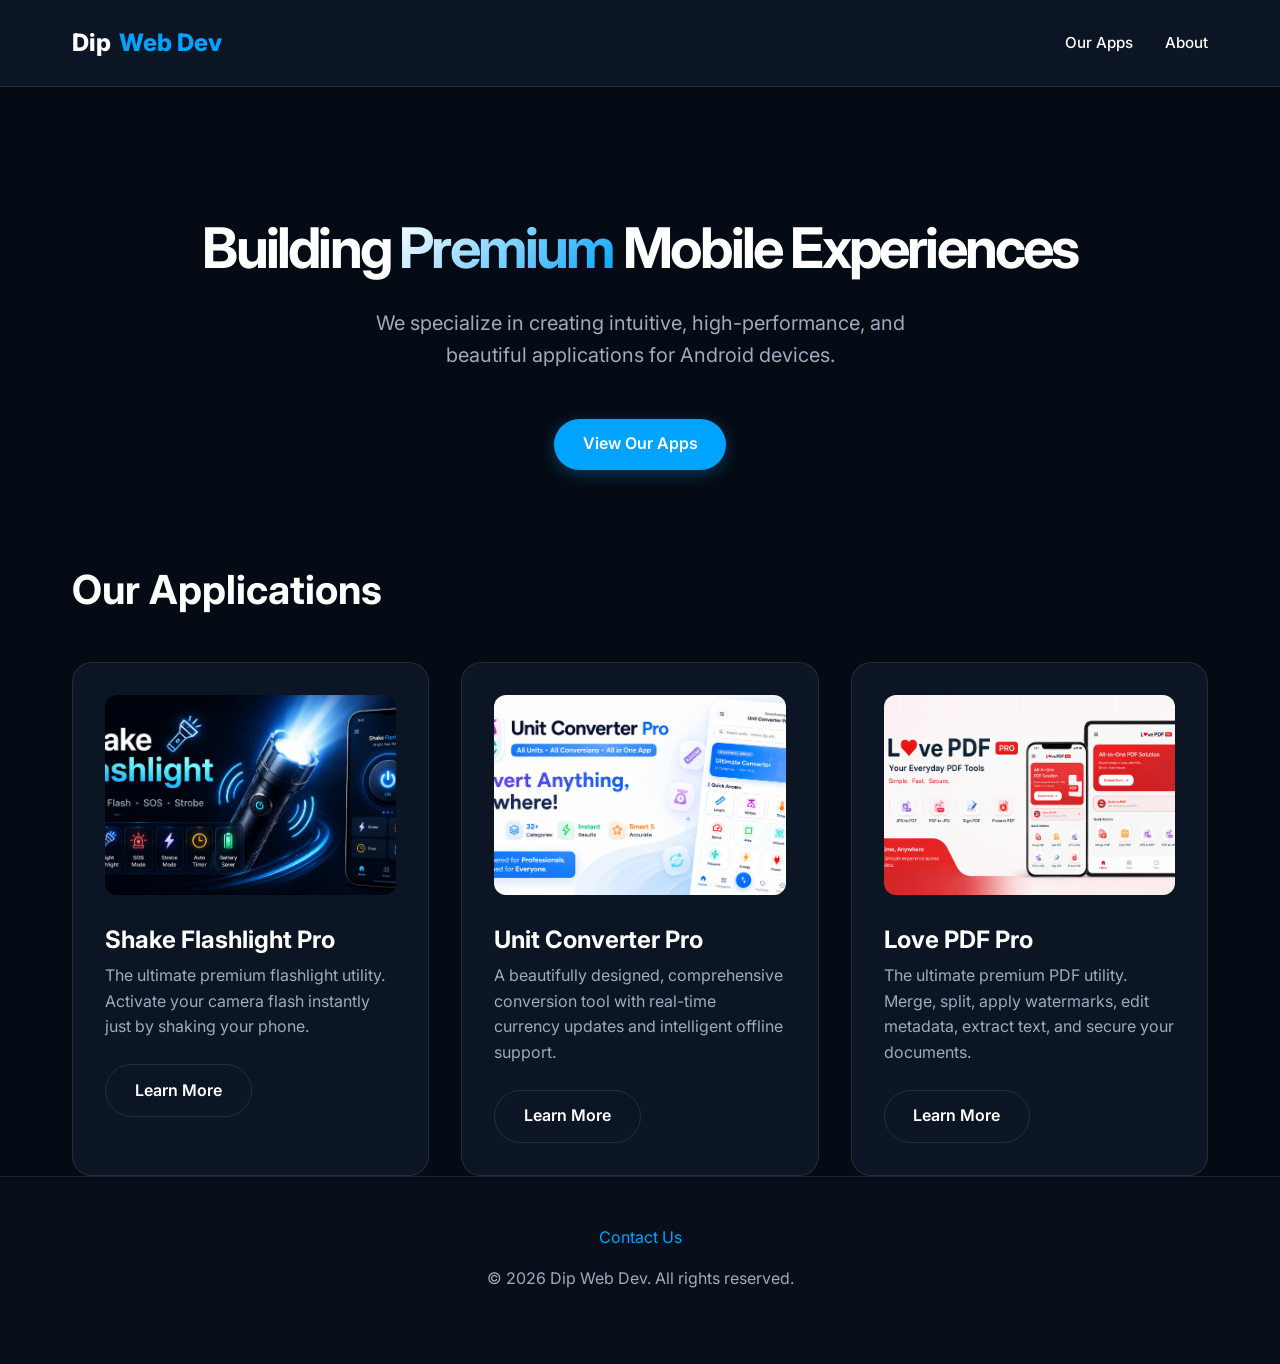
<file: index.html>
<!DOCTYPE html>
<html lang="en">
<head>
    <meta charset="UTF-8">
    <meta name="viewport" content="width=device-width, initial-scale=1.0">
    <title>Dip Web Dev - Master Developer</title>
    <meta name="description" content="Dip Web Dev - Creator of premium Android applications. Discover our portfolio including Shake Flashlight Pro.">
    <link rel="stylesheet" href="./css/style.css">
</head>
<body>
    <!-- Navbar -->
    <nav class="navbar">
        <div class="container">
            <a href="./index.html" class="logo">
                Dip <span class="logo-highlight">Web Dev</span>
            </a>
            <div class="nav-links">
                <a href="#apps">Our Apps</a>
                <a href="#about">About</a>
            </div>
        </div>
    </nav>

    <!-- Hero Section -->
    <section class="hero container">
        <h1>Building <span class="gradient-text">Premium</span> Mobile Experiences</h1>
        <p>We specialize in creating intuitive, high-performance, and beautiful applications for Android devices.</p>
        <a href="#apps" class="btn btn-primary">View Our Apps</a>
    </section>

    <!-- Apps Section -->
    <section id="apps" class="container">
        <h2>Our Applications</h2>
        <div class="grid">
            <!-- Shake Flashlight Pro Card -->
            <a href="./shake-flashlight/index.html" class="glass-card" style="text-decoration: none;">
                <img src="./assets/shake_flashlight_pro_banner.png" alt="Shake Flashlight Pro Banner" class="card-image">
                <h3 class="card-title">Shake Flashlight Pro</h3>
                <p>The ultimate premium flashlight utility. Activate your camera flash instantly just by shaking your phone.</p>
                <span class="btn btn-secondary">Learn More</span>
            </a>

            <!-- Unit Converter Pro Card -->
            <a href="./unit-converter/index.html" class="glass-card" style="text-decoration: none;">
                <img src="./assets/unit-converter/banner.png" alt="Unit Converter Pro Banner" class="card-image">
                <h3 class="card-title">Unit Converter Pro</h3>
                <p>A beautifully designed, comprehensive conversion tool with real-time currency updates and intelligent offline support.</p>
                <span class="btn btn-secondary">Learn More</span>
            </a>
            
            <!-- Love PDF Pro Card -->
            <a href="./love-pdf-pro/index.html" class="glass-card" style="text-decoration: none;">
                <img src="./assets/lovepdfpro/banner.png" alt="Love PDF Pro Banner" class="card-image">
                <h3 class="card-title">Love PDF Pro</h3>
                <p>The ultimate premium PDF utility. Merge, split, apply watermarks, edit metadata, extract text, and secure your documents.</p>
                <span class="btn btn-secondary">Learn More</span>
            </a>
        </div>
    </section>

    <!-- Footer -->
    <footer>
        <div class="container">
            <div class="footer-links">
                <a href="#">Contact Us</a>
            </div>
            <p>&copy; 2026 Dip Web Dev. All rights reserved.</p>
        </div>
    </footer>
</body>
</html>
</file>
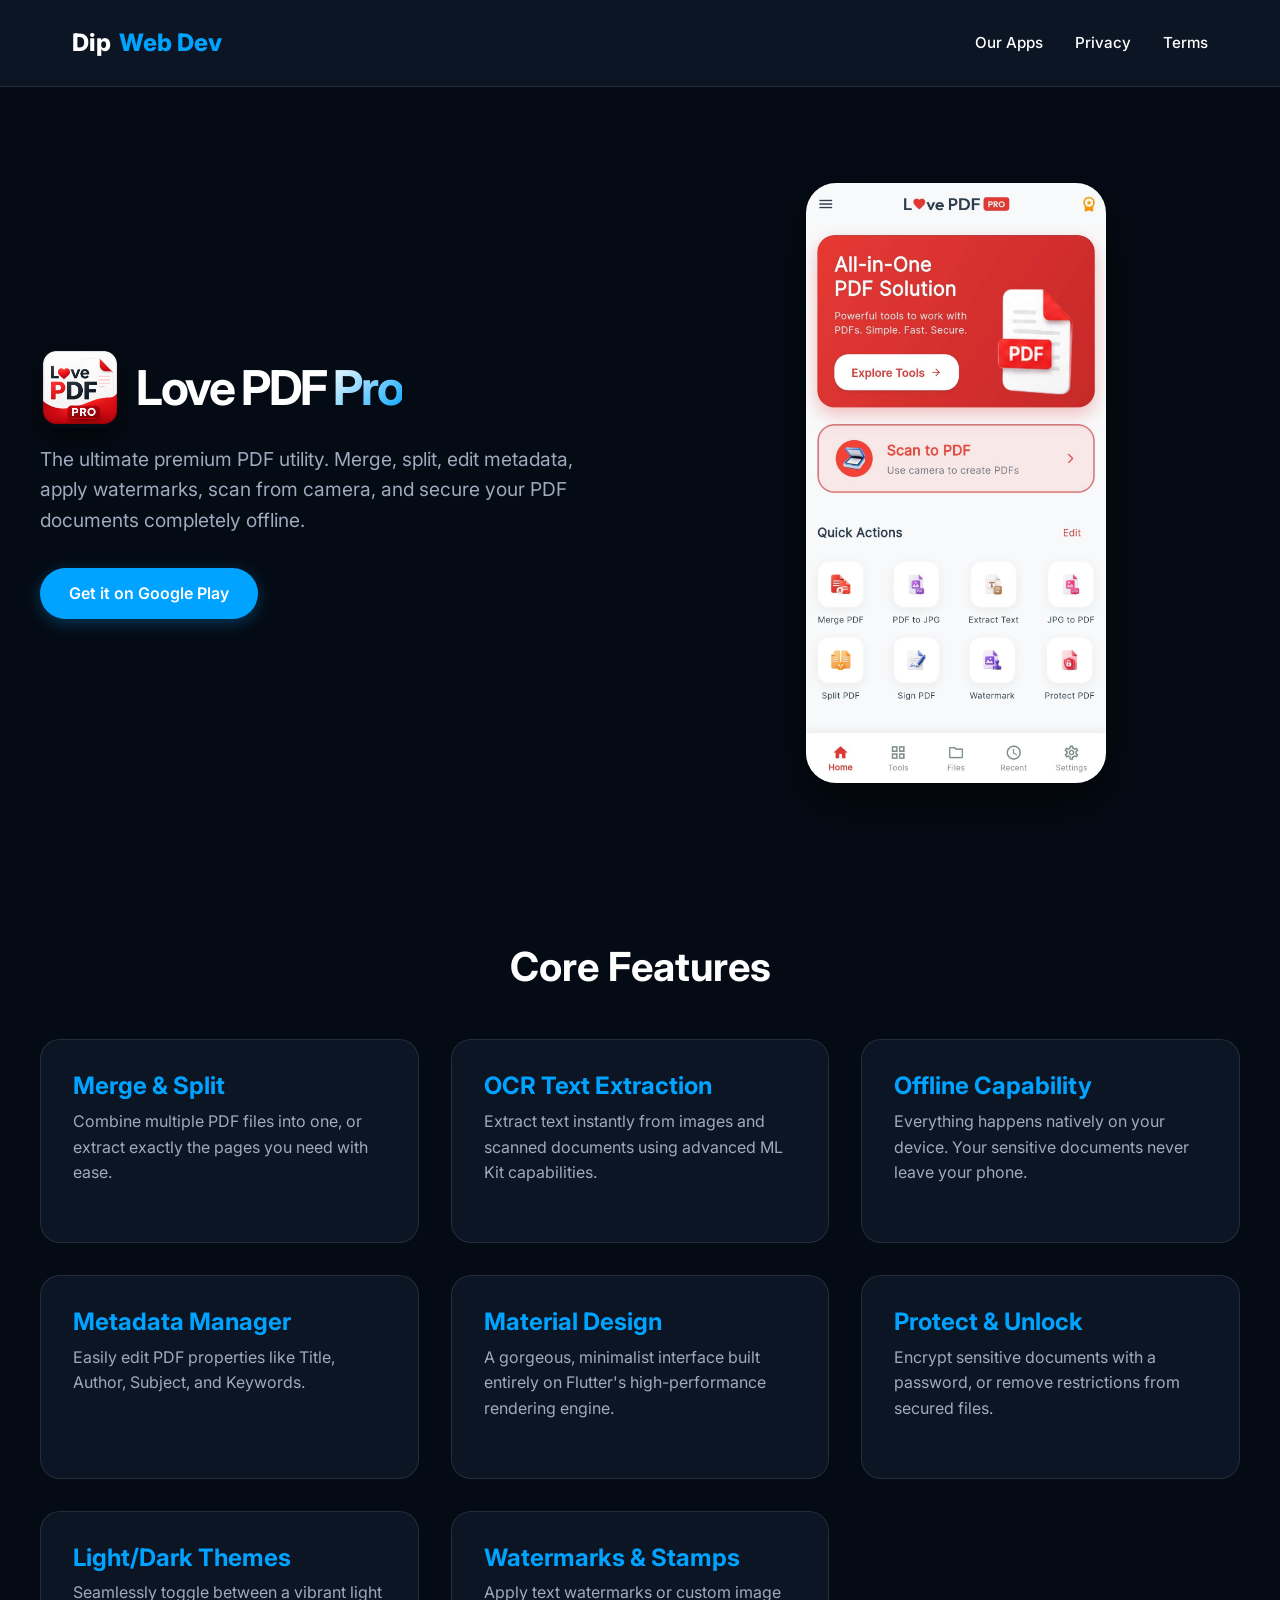
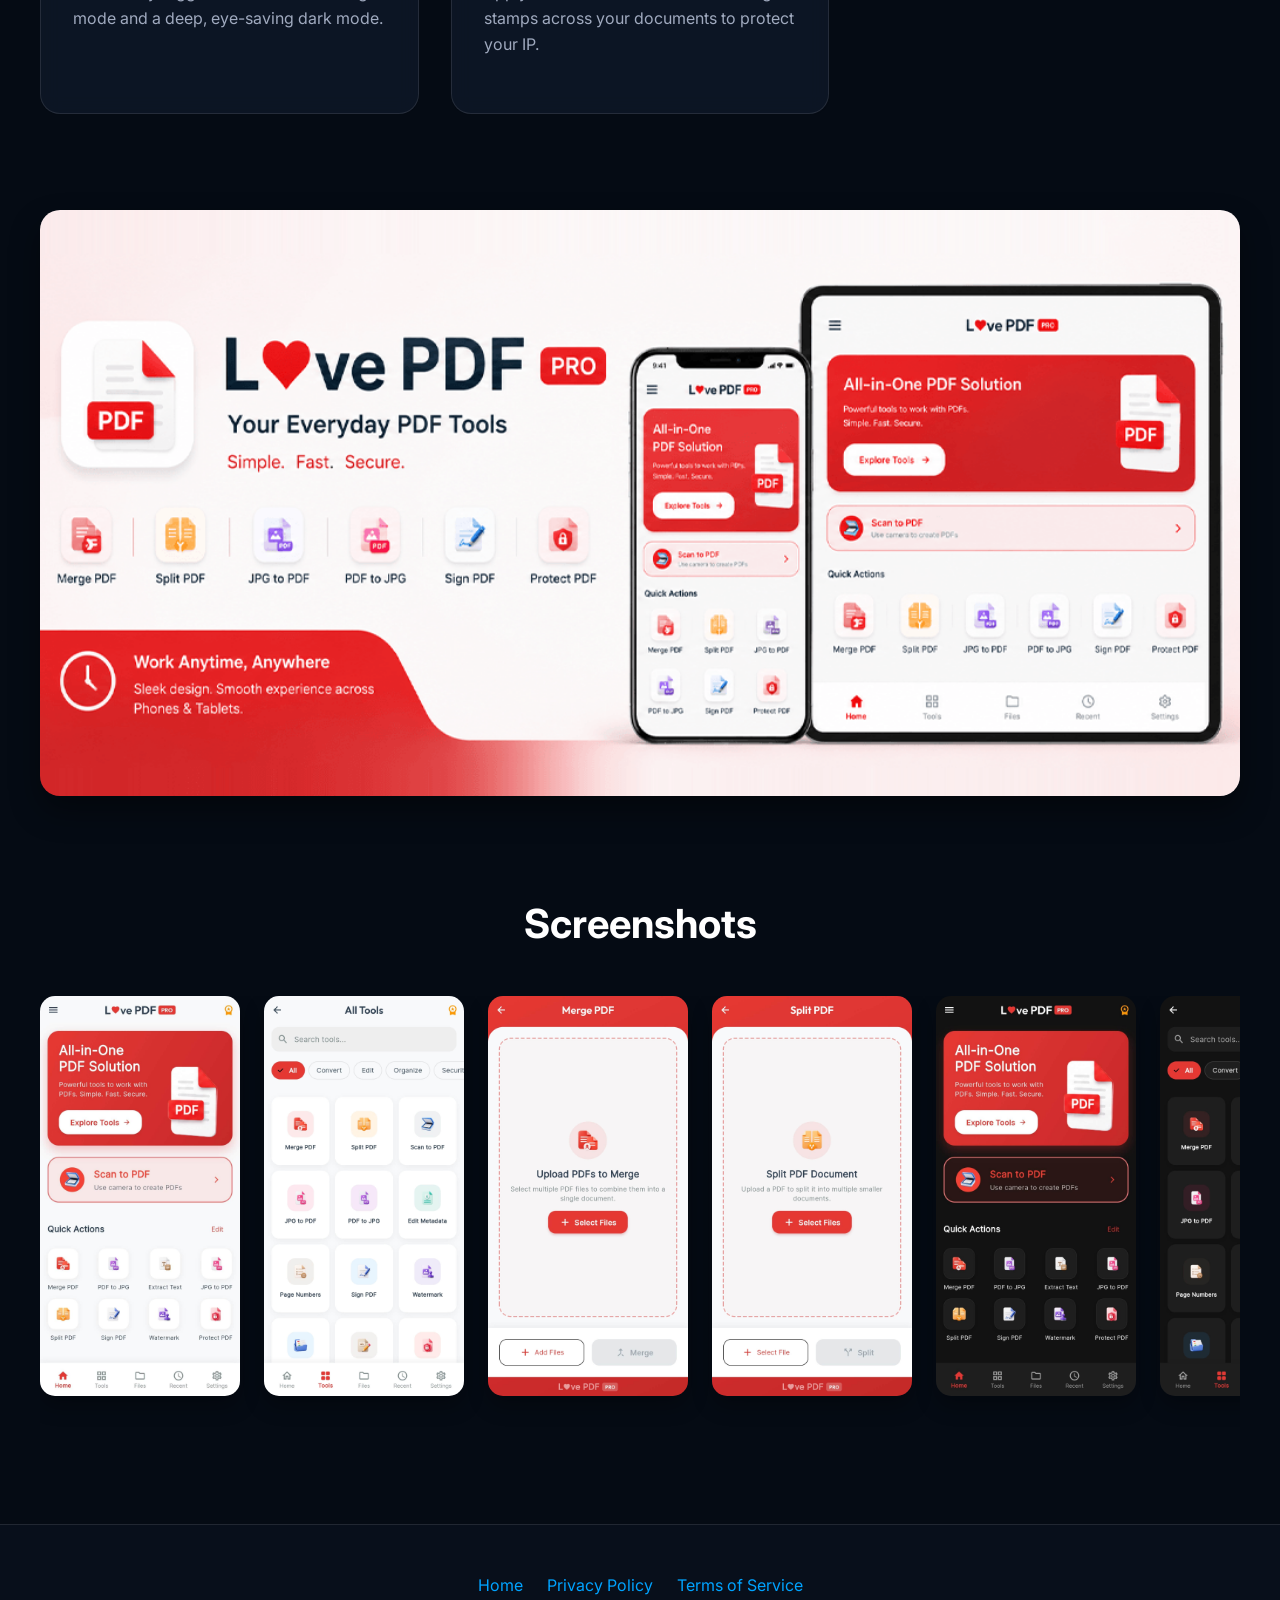
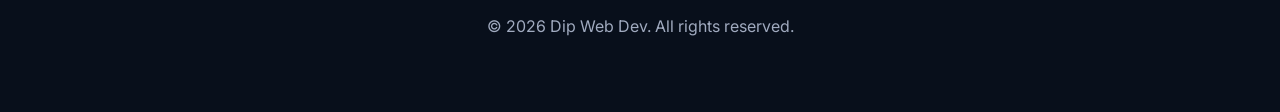
<file: love-pdf-pro/index.html>
<!DOCTYPE html>
<html lang="en">
<head>
    <meta charset="UTF-8">
    <meta name="viewport" content="width=device-width, initial-scale=1.0">
    <title>Love PDF Pro - Dip Web Dev</title>
    <meta name="description" content="Love PDF Pro: The ultimate premium PDF utility. Merge, split, edit metadata, apply watermarks, scan from camera, and secure your PDF documents completely offline.">
    <link rel="stylesheet" href="../css/style.css">
</head>
<body>
    <!-- Navbar -->
    <nav class="navbar">
        <div class="container">
            <a href="../index.html" class="logo">
                Dip <span class="logo-highlight">Web Dev</span>
            </a>
            <div class="nav-links">
                <a href="../index.html#apps">Our Apps</a>
                <a href="./privacy-policy.html">Privacy</a>
                <a href="./terms.html">Terms</a>
            </div>
        </div>
    </nav>

    <!-- App Hero Section -->
    <section class="container app-hero">
        <div class="app-hero-text">
            <div style="display: flex; align-items: center; gap: 1rem; margin-bottom: 1rem;">
                <img src="../assets/lovepdfpro/love_pdf_pro_icon.png" alt="App Icon" style="width: 80px; height: 80px; border-radius: 20px; box-shadow: 0 10px 20px rgba(0,0,0,0.5);">
                <h1 style="font-size: 3rem; margin-bottom: 0;">Love PDF <span class="gradient-text">Pro</span></h1>
            </div>
            <p style="font-size: 1.2rem;">The ultimate premium PDF utility. Merge, split, edit metadata, apply watermarks, scan from camera, and secure your PDF documents completely offline.</p>
            <div style="display: flex; gap: 1rem; margin-top: 2rem;">
                <a href="#" class="btn btn-primary" onclick="alert('Coming soon to the Google Play Store!')">Get it on Google Play</a>
            </div>
        </div>
        <div class="app-hero-image">
            <img src="../assets/lovepdfpro/Screenshot_1.jpg" alt="Love PDF Pro App Screenshot">
        </div>
    </section>

    <!-- Features -->
    <section class="container app-features">
        <h2 style="text-align: center; margin-bottom: 3rem;">Core Features</h2>
        <div class="grid">
            <div class="glass-card">
                <h3 class="card-title" style="color: var(--primary-color);">Merge & Split</h3>
                <p>Combine multiple PDF files into one, or extract exactly the pages you need with ease.</p>
            </div>
            <div class="glass-card">
                <h3 class="card-title" style="color: var(--primary-color);">OCR Text Extraction</h3>
                <p>Extract text instantly from images and scanned documents using advanced ML Kit capabilities.</p>
            </div>
            <div class="glass-card">
                <h3 class="card-title" style="color: var(--primary-color);">Offline Capability</h3>
                <p>Everything happens natively on your device. Your sensitive documents never leave your phone.</p>
            </div>
            <div class="glass-card">
                <h3 class="card-title" style="color: var(--primary-color);">Metadata Manager</h3>
                <p>Easily edit PDF properties like Title, Author, Subject, and Keywords.</p>
            </div>
            <div class="glass-card">
                <h3 class="card-title" style="color: var(--primary-color);">Material Design</h3>
                <p>A gorgeous, minimalist interface built entirely on Flutter's high-performance rendering engine.</p>
            </div>
            <div class="glass-card">
                <h3 class="card-title" style="color: var(--primary-color);">Protect & Unlock</h3>
                <p>Encrypt sensitive documents with a password, or remove restrictions from secured files.</p>
            </div>
            <div class="glass-card">
                <h3 class="card-title" style="color: var(--primary-color);">Light/Dark Themes</h3>
                <p>Seamlessly toggle between a vibrant light mode and a deep, eye-saving dark mode.</p>
            </div>
            <div class="glass-card">
                <h3 class="card-title" style="color: var(--primary-color);">Watermarks & Stamps</h3>
                <p>Apply text watermarks or custom image stamps across your documents to protect your IP.</p>
            </div>
        </div>
    </section>

    <!-- Banner Showcase -->
    <section class="container" style="padding: 2rem 0 4rem;">
        <img src="../assets/lovepdfpro/banner.png" alt="Feature Banner" style="width: 100%; border-radius: 20px; box-shadow: 0 15px 30px rgba(0,0,0,0.4);">
    </section>

    <!-- Screenshots Gallery -->
    <section class="container" style="padding: 2rem 0 6rem;">
        <h2 style="text-align: center; margin-bottom: 3rem;">Screenshots</h2>
        <div style="display: flex; overflow-x: auto; gap: 1.5rem; padding-bottom: 2rem; scroll-snap-type: x mandatory;">
            <img src="../assets/lovepdfpro/Screenshot_1.jpg" alt="Screenshot 1" style="height: 400px; border-radius: 15px; scroll-snap-align: center; box-shadow: 0 10px 20px rgba(0,0,0,0.3);">
            <img src="../assets/lovepdfpro/Screenshot_2.jpg" alt="Screenshot 2" style="height: 400px; border-radius: 15px; scroll-snap-align: center; box-shadow: 0 10px 20px rgba(0,0,0,0.3);">
            <img src="../assets/lovepdfpro/Screenshot_3.jpg" alt="Screenshot 3" style="height: 400px; border-radius: 15px; scroll-snap-align: center; box-shadow: 0 10px 20px rgba(0,0,0,0.3);">
            <img src="../assets/lovepdfpro/Screenshot_4.jpg" alt="Screenshot 4" style="height: 400px; border-radius: 15px; scroll-snap-align: center; box-shadow: 0 10px 20px rgba(0,0,0,0.3);">
            <img src="../assets/lovepdfpro/Screenshot_5.jpg" alt="Screenshot 5" style="height: 400px; border-radius: 15px; scroll-snap-align: center; box-shadow: 0 10px 20px rgba(0,0,0,0.3);">
            <img src="../assets/lovepdfpro/Screenshot_6.jpg" alt="Screenshot 6" style="height: 400px; border-radius: 15px; scroll-snap-align: center; box-shadow: 0 10px 20px rgba(0,0,0,0.3);">
        </div>
    </section>

    <!-- Footer -->
    <footer>
        <div class="container">
            <div class="footer-links">
                <a href="../index.html">Home</a>
                <a href="./privacy-policy.html">Privacy Policy</a>
                <a href="./terms.html">Terms of Service</a>
            </div>
            <p>&copy; 2026 Dip Web Dev. All rights reserved.</p>
        </div>
    </footer>
</body>
</html>
</file>
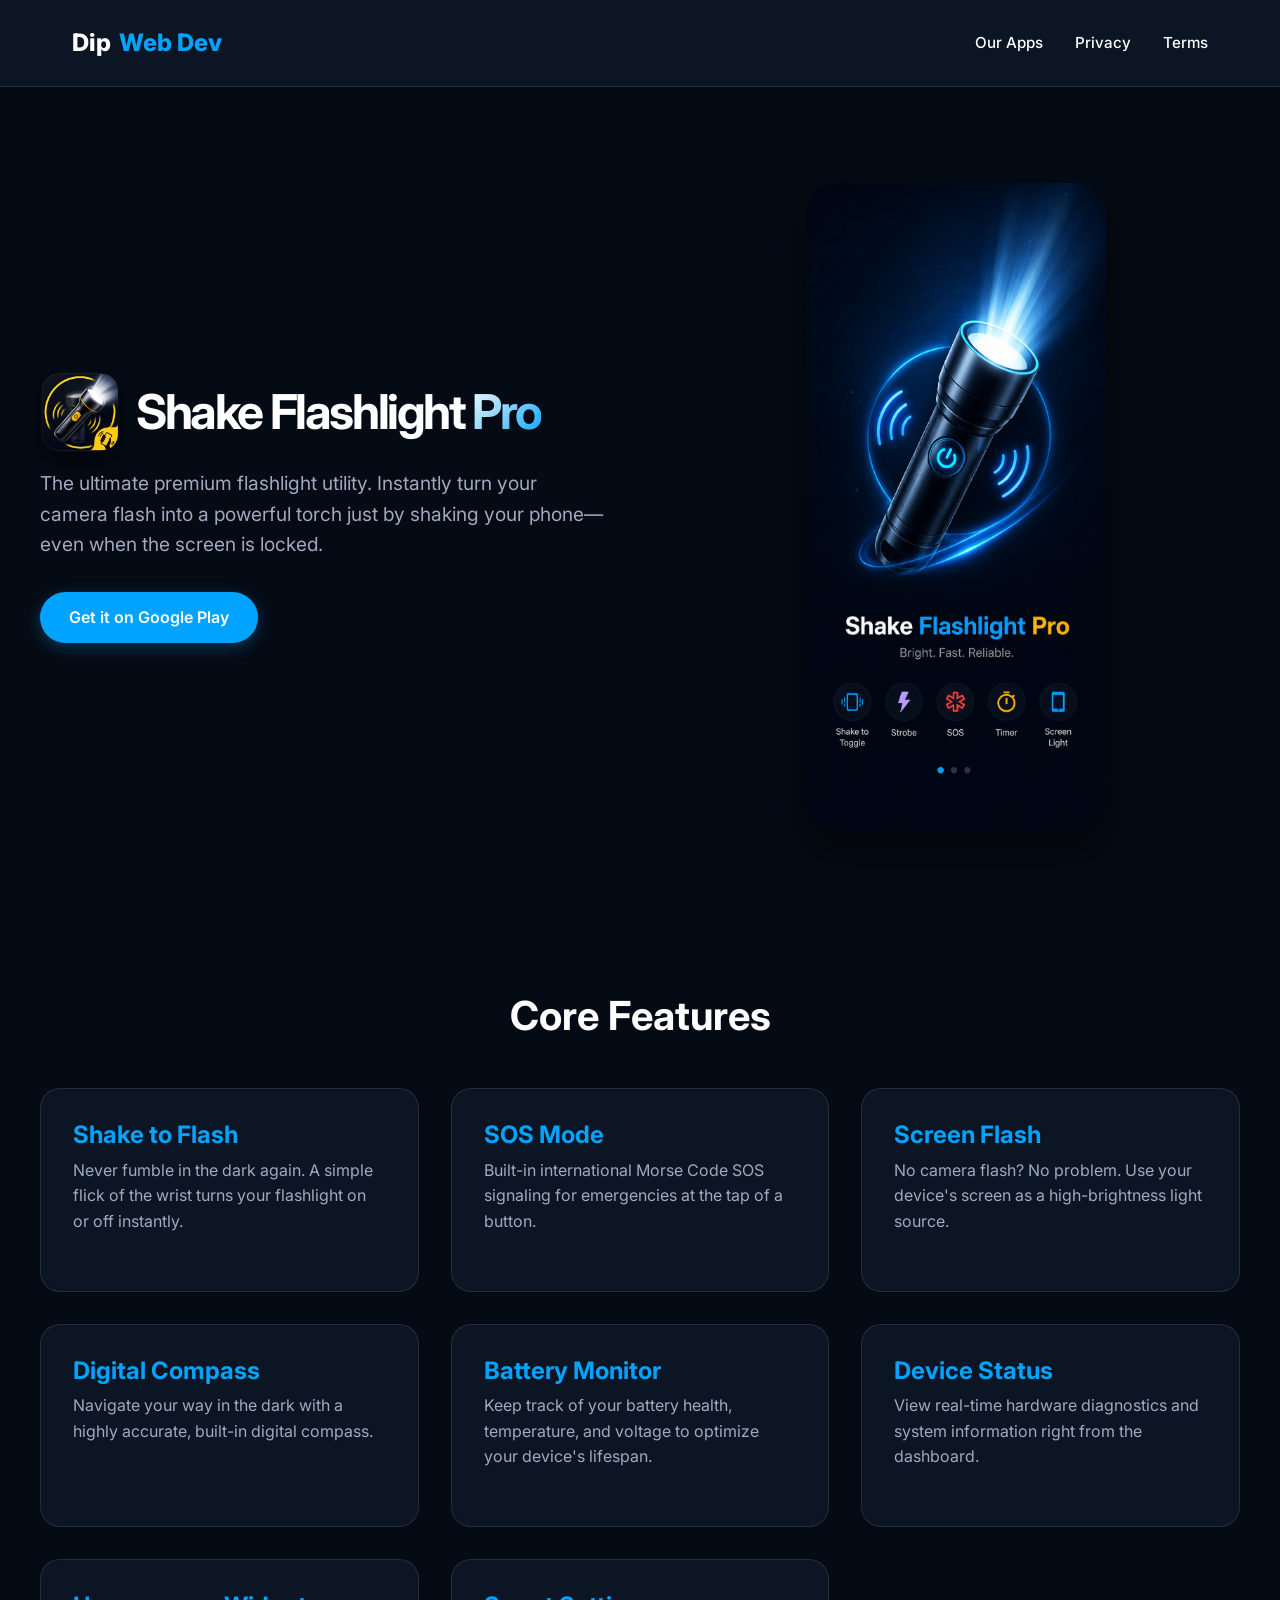
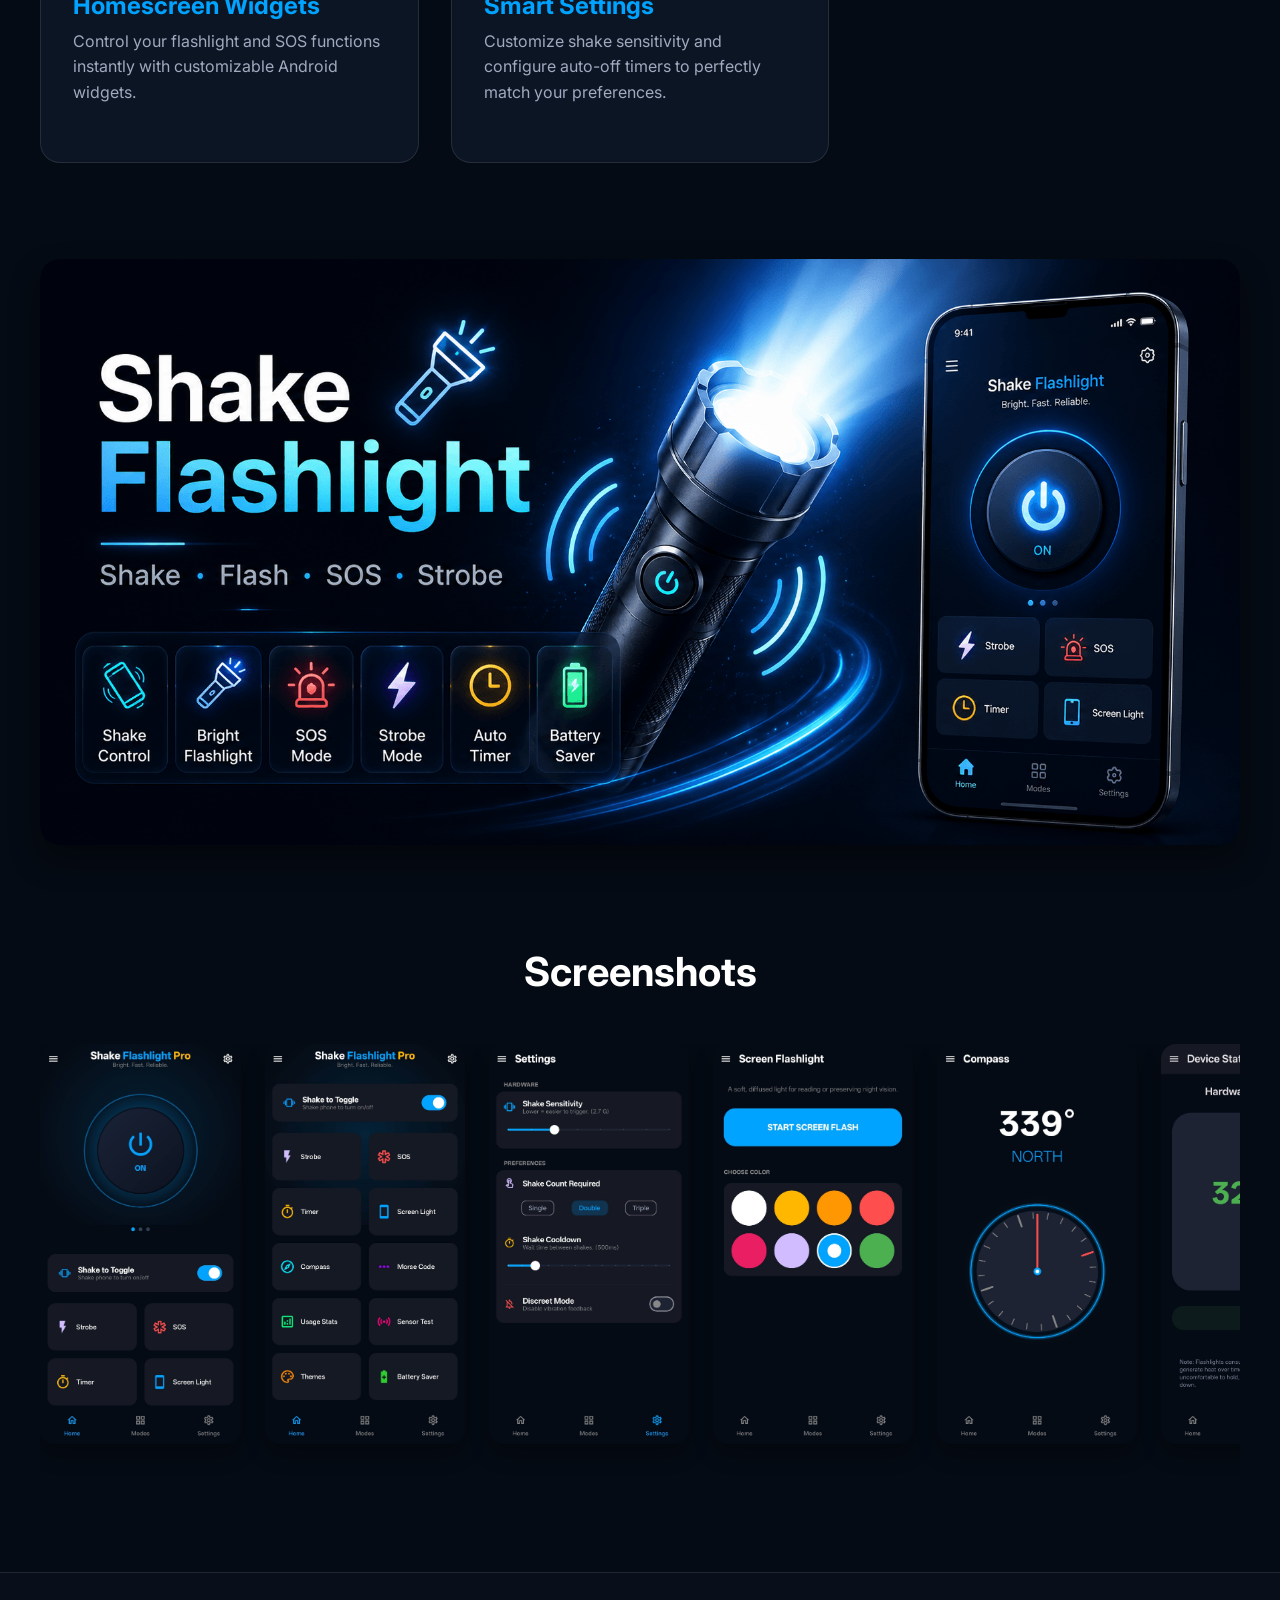
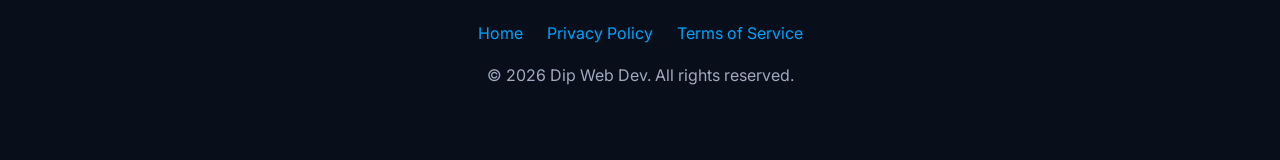
<file: shake-flashlight/index.html>
<!DOCTYPE html>
<html lang="en">
<head>
    <meta charset="UTF-8">
    <meta name="viewport" content="width=device-width, initial-scale=1.0">
    <title>Shake Flashlight Pro - Dip Web Dev</title>
    <meta name="description" content="Shake Flashlight Pro: The ultimate premium flashlight utility. Activate your camera flash instantly by shaking your phone.">
    <link rel="stylesheet" href="../css/style.css">
</head>
<body>
    <!-- Navbar -->
    <nav class="navbar">
        <div class="container">
            <a href="../index.html" class="logo">
                Dip <span class="logo-highlight">Web Dev</span>
            </a>
            <div class="nav-links">
                <a href="../index.html#apps">Our Apps</a>
                <a href="./privacy-policy.html">Privacy</a>
                <a href="./terms.html">Terms</a>
            </div>
        </div>
    </nav>

    <!-- App Hero Section -->
    <section class="container app-hero">
        <div class="app-hero-text">
            <div style="display: flex; align-items: center; gap: 1rem; margin-bottom: 1rem;">
                <img src="../assets/AppIcons/playstore.png" alt="App Icon" style="width: 80px; height: 80px; border-radius: 20px; box-shadow: 0 10px 20px rgba(0,0,0,0.5);">
                <h1 style="font-size: 3rem; margin-bottom: 0;">Shake Flashlight <span class="gradient-text">Pro</span></h1>
            </div>
            <p style="font-size: 1.2rem;">The ultimate premium flashlight utility. Instantly turn your camera flash into a powerful torch just by shaking your phone—even when the screen is locked.</p>
            <div style="display: flex; gap: 1rem; margin-top: 2rem;">
                <a href="https://play.google.com/store/apps/details?id=com.shakeflashlightpro" target="_blank" class="btn btn-primary">Get it on Google Play</a>
            </div>
        </div>
        <div class="app-hero-image">
            <img src="../assets/shake_flashlight_pro_splash_screen.png" alt="Shake Flashlight Pro App Screenshot">
        </div>
    </section>

    <!-- Features -->
    <section class="container app-features">
        <h2 style="text-align: center; margin-bottom: 3rem;">Core Features</h2>
        <div class="grid">
            <div class="glass-card">
                <h3 class="card-title" style="color: var(--primary-color);">Shake to Flash</h3>
                <p>Never fumble in the dark again. A simple flick of the wrist turns your flashlight on or off instantly.</p>
            </div>
            <div class="glass-card">
                <h3 class="card-title" style="color: var(--primary-color);">SOS Mode</h3>
                <p>Built-in international Morse Code SOS signaling for emergencies at the tap of a button.</p>
            </div>
            <div class="glass-card">
                <h3 class="card-title" style="color: var(--primary-color);">Screen Flash</h3>
                <p>No camera flash? No problem. Use your device's screen as a high-brightness light source.</p>
            </div>
            <div class="glass-card">
                <h3 class="card-title" style="color: var(--primary-color);">Digital Compass</h3>
                <p>Navigate your way in the dark with a highly accurate, built-in digital compass.</p>
            </div>
            <div class="glass-card">
                <h3 class="card-title" style="color: var(--primary-color);">Battery Monitor</h3>
                <p>Keep track of your battery health, temperature, and voltage to optimize your device's lifespan.</p>
            </div>
            <div class="glass-card">
                <h3 class="card-title" style="color: var(--primary-color);">Device Status</h3>
                <p>View real-time hardware diagnostics and system information right from the dashboard.</p>
            </div>
            <div class="glass-card">
                <h3 class="card-title" style="color: var(--primary-color);">Homescreen Widgets</h3>
                <p>Control your flashlight and SOS functions instantly with customizable Android widgets.</p>
            </div>
            <div class="glass-card">
                <h3 class="card-title" style="color: var(--primary-color);">Smart Settings</h3>
                <p>Customize shake sensitivity and configure auto-off timers to perfectly match your preferences.</p>
            </div>
        </div>
    </section>

    <!-- Banner Showcase -->
    <section class="container" style="padding: 2rem 0 4rem;">
        <img src="../assets/shake_flashlight_pro_banner.png" alt="Feature Banner" style="width: 100%; border-radius: 20px; box-shadow: 0 15px 30px rgba(0,0,0,0.4);">
    </section>

    <!-- Screenshots Gallery -->
    <section class="container" style="padding: 2rem 0 6rem;">
        <h2 style="text-align: center; margin-bottom: 3rem;">Screenshots</h2>
        <div style="display: flex; overflow-x: auto; gap: 1.5rem; padding-bottom: 2rem; scroll-snap-type: x mandatory;">
            <img src="../assets/shake_flashlight_pro_screenshot_1.jpg" alt="Screenshot 1" style="height: 400px; border-radius: 15px; scroll-snap-align: center; box-shadow: 0 10px 20px rgba(0,0,0,0.3);">
            <img src="../assets/shake_flashlight_pro_screenshot_2.jpg" alt="Screenshot 2" style="height: 400px; border-radius: 15px; scroll-snap-align: center; box-shadow: 0 10px 20px rgba(0,0,0,0.3);">
            <img src="../assets/shake_flashlight_pro_screenshot_3.jpg" alt="Screenshot 3" style="height: 400px; border-radius: 15px; scroll-snap-align: center; box-shadow: 0 10px 20px rgba(0,0,0,0.3);">
            <img src="../assets/shake_flashlight_pro_screenshot_4.jpg" alt="Screenshot 4" style="height: 400px; border-radius: 15px; scroll-snap-align: center; box-shadow: 0 10px 20px rgba(0,0,0,0.3);">
            <img src="../assets/shake_flashlight_pro_screenshot_5.jpg" alt="Screenshot 5" style="height: 400px; border-radius: 15px; scroll-snap-align: center; box-shadow: 0 10px 20px rgba(0,0,0,0.3);">
            <img src="../assets/shake_flashlight_pro_screenshot_6.jpg" alt="Screenshot 6" style="height: 400px; border-radius: 15px; scroll-snap-align: center; box-shadow: 0 10px 20px rgba(0,0,0,0.3);">
            <img src="../assets/shake_flashlight_pro_screenshot_7.jpg" alt="Screenshot 7" style="height: 400px; border-radius: 15px; scroll-snap-align: center; box-shadow: 0 10px 20px rgba(0,0,0,0.3);">
            <img src="../assets/shake_flashlight_pro_screenshot_8.jpg" alt="Screenshot 8" style="height: 400px; border-radius: 15px; scroll-snap-align: center; box-shadow: 0 10px 20px rgba(0,0,0,0.3);">
        </div>
    </section>

    <!-- Footer -->
    <footer>
        <div class="container">
            <div class="footer-links">
                <a href="../index.html">Home</a>
                <a href="./privacy-policy.html">Privacy Policy</a>
                <a href="./terms.html">Terms of Service</a>
            </div>
            <p>&copy; 2026 Dip Web Dev. All rights reserved.</p>
        </div>
    </footer>
</body>
</html>
</file>
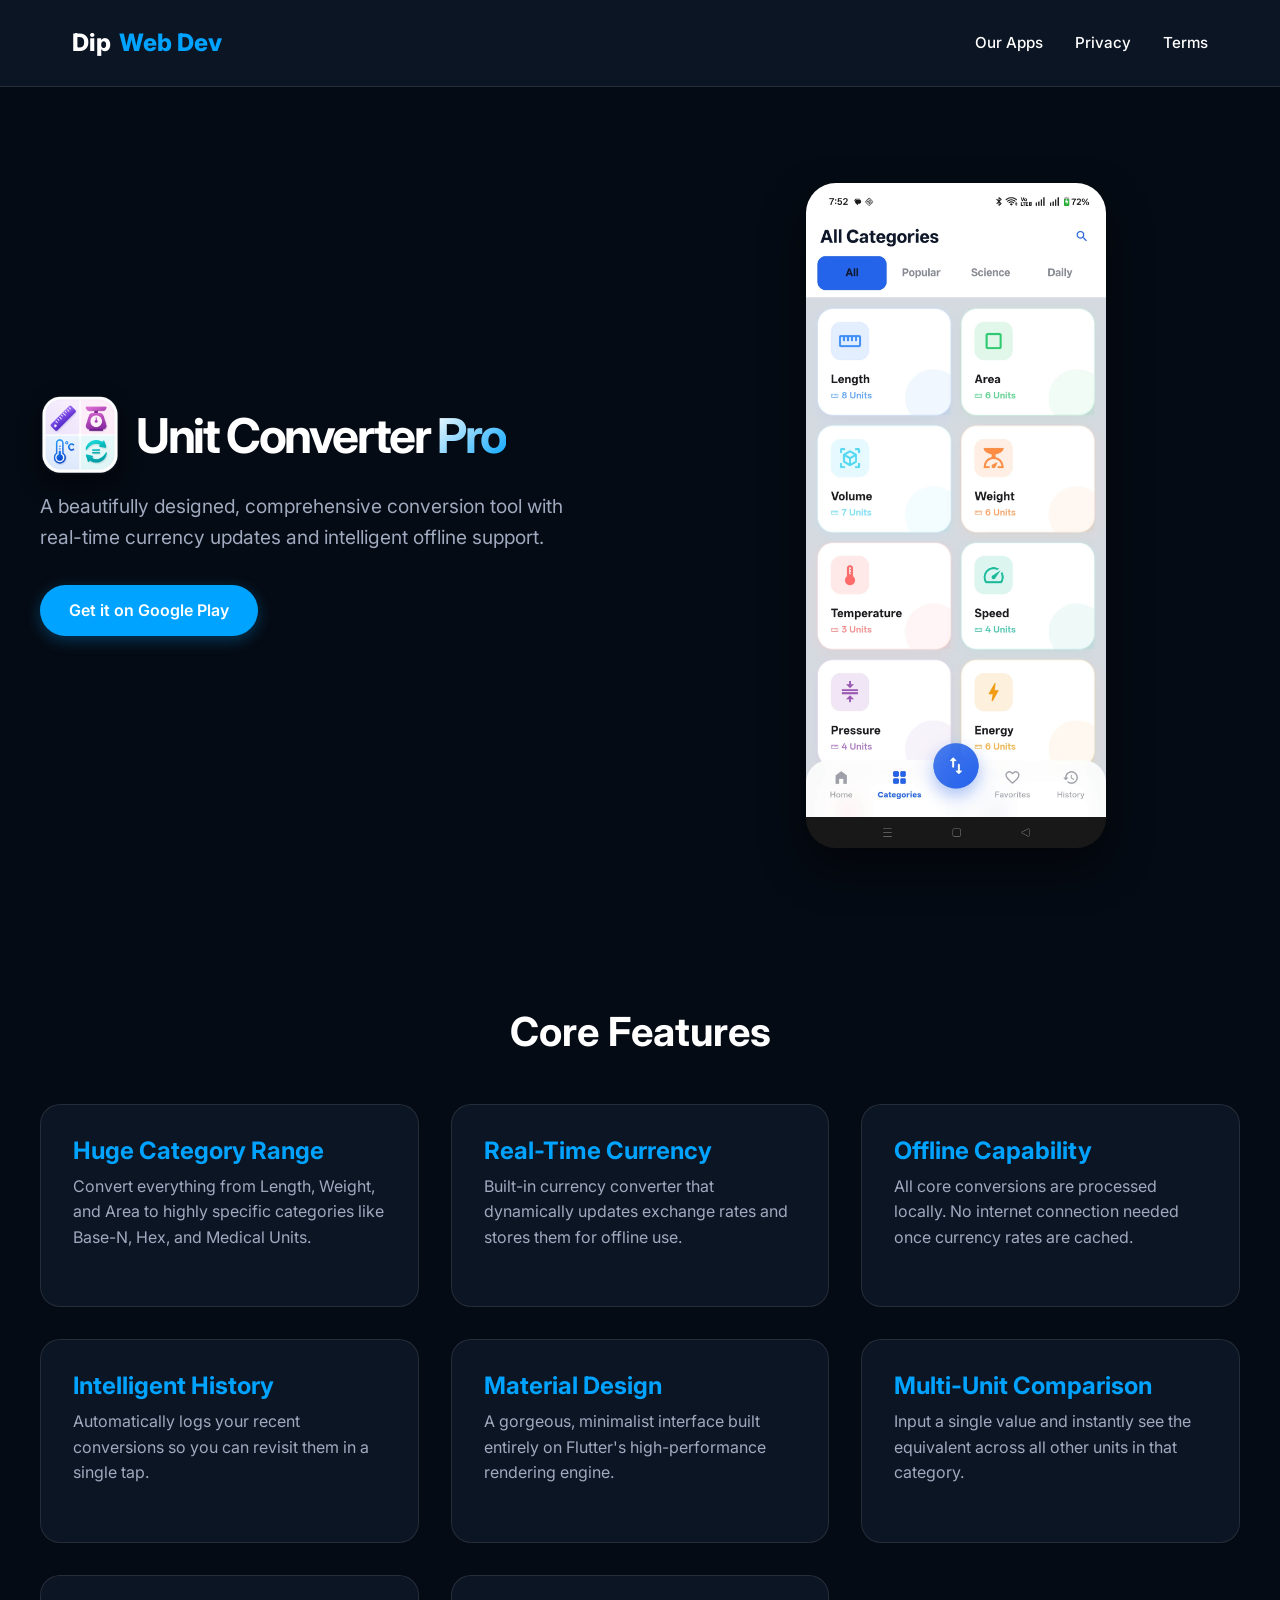
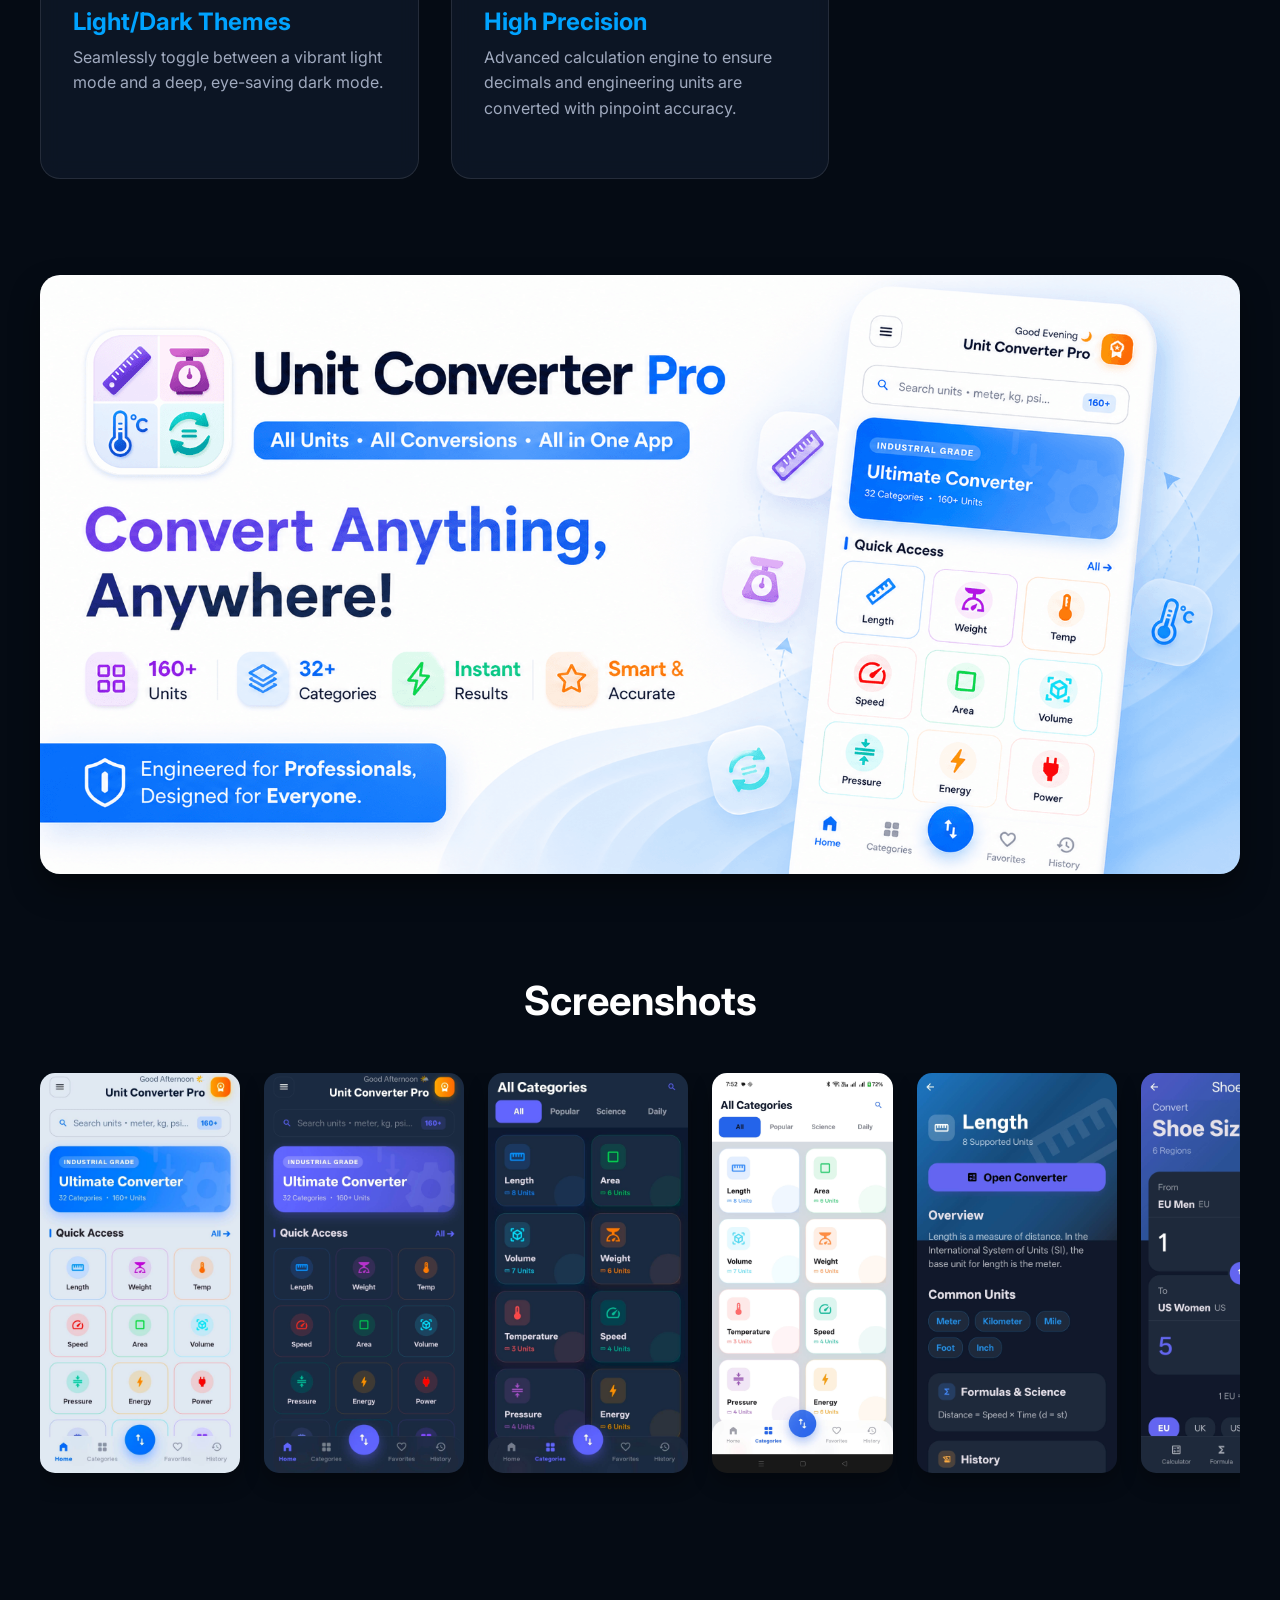
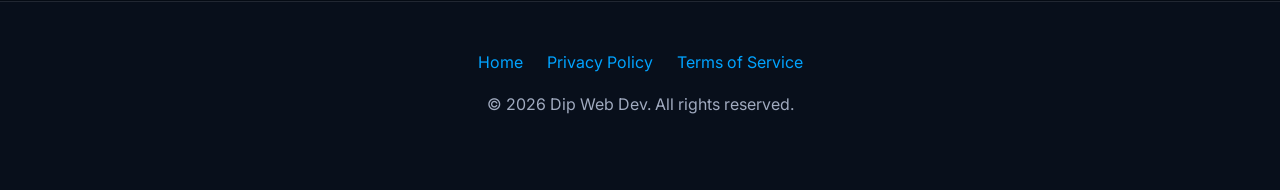
<file: unit-converter/index.html>
<!DOCTYPE html>
<html lang="en">
<head>
    <meta charset="UTF-8">
    <meta name="viewport" content="width=device-width, initial-scale=1.0">
    <title>Unit Converter Pro - Dip Web Dev</title>
    <meta name="description" content="Unit Converter Pro: A beautifully designed, comprehensive conversion tool with real-time currency updates and intelligent offline support.">
    <link rel="stylesheet" href="../css/style.css">
</head>
<body>
    <!-- Navbar -->
    <nav class="navbar">
        <div class="container">
            <a href="../index.html" class="logo">
                Dip <span class="logo-highlight">Web Dev</span>
            </a>
            <div class="nav-links">
                <a href="../index.html#apps">Our Apps</a>
                <a href="./privacy-policy.html">Privacy</a>
                <a href="./terms.html">Terms</a>
            </div>
        </div>
    </nav>

    <!-- App Hero Section -->
    <section class="container app-hero">
        <div class="app-hero-text">
            <div style="display: flex; align-items: center; gap: 1rem; margin-bottom: 1rem;">
                <img src="../assets/unit-converter/app_icon_512.png" alt="App Icon" style="width: 80px; height: 80px; border-radius: 20px; box-shadow: 0 10px 20px rgba(0,0,0,0.5);">
                <h1 style="font-size: 3rem; margin-bottom: 0;">Unit Converter <span class="gradient-text">Pro</span></h1>
            </div>
            <p style="font-size: 1.2rem;">A beautifully designed, comprehensive conversion tool with real-time currency updates and intelligent offline support.</p>
            <div style="display: flex; gap: 1rem; margin-top: 2rem;">
                <a href="https://play.google.com/store/apps/details?id=com.unit.converter.pro" class="btn btn-primary" target="_blank" rel="noopener noreferrer">Get it on Google Play</a>
            </div>
        </div>
        <div class="app-hero-image">
            <img src="../assets/unit-converter/Screenshot_4.jpg" alt="Unit Converter Pro App Screenshot">
        </div>
    </section>

    <!-- Features -->
    <section class="container app-features">
        <h2 style="text-align: center; margin-bottom: 3rem;">Core Features</h2>
        <div class="grid">
            <div class="glass-card">
                <h3 class="card-title" style="color: var(--primary-color);">Huge Category Range</h3>
                <p>Convert everything from Length, Weight, and Area to highly specific categories like Base-N, Hex, and Medical Units.</p>
            </div>
            <div class="glass-card">
                <h3 class="card-title" style="color: var(--primary-color);">Real-Time Currency</h3>
                <p>Built-in currency converter that dynamically updates exchange rates and stores them for offline use.</p>
            </div>
            <div class="glass-card">
                <h3 class="card-title" style="color: var(--primary-color);">Offline Capability</h3>
                <p>All core conversions are processed locally. No internet connection needed once currency rates are cached.</p>
            </div>
            <div class="glass-card">
                <h3 class="card-title" style="color: var(--primary-color);">Intelligent History</h3>
                <p>Automatically logs your recent conversions so you can revisit them in a single tap.</p>
            </div>
            <div class="glass-card">
                <h3 class="card-title" style="color: var(--primary-color);">Material Design</h3>
                <p>A gorgeous, minimalist interface built entirely on Flutter's high-performance rendering engine.</p>
            </div>
            <div class="glass-card">
                <h3 class="card-title" style="color: var(--primary-color);">Multi-Unit Comparison</h3>
                <p>Input a single value and instantly see the equivalent across all other units in that category.</p>
            </div>
            <div class="glass-card">
                <h3 class="card-title" style="color: var(--primary-color);">Light/Dark Themes</h3>
                <p>Seamlessly toggle between a vibrant light mode and a deep, eye-saving dark mode.</p>
            </div>
            <div class="glass-card">
                <h3 class="card-title" style="color: var(--primary-color);">High Precision</h3>
                <p>Advanced calculation engine to ensure decimals and engineering units are converted with pinpoint accuracy.</p>
            </div>
        </div>
    </section>

    <!-- Banner Showcase -->
    <section class="container" style="padding: 2rem 0 4rem;">
        <img src="../assets/unit-converter/banner.png" alt="Feature Banner" style="width: 100%; border-radius: 20px; box-shadow: 0 15px 30px rgba(0,0,0,0.4);">
    </section>

    <!-- Screenshots Gallery -->
    <section class="container" style="padding: 2rem 0 6rem;">
        <h2 style="text-align: center; margin-bottom: 3rem;">Screenshots</h2>
        <div style="display: flex; overflow-x: auto; gap: 1.5rem; padding-bottom: 2rem; scroll-snap-type: x mandatory;">
            <img src="../assets/unit-converter/Screenshot_01.jpg" alt="Screenshot 1" style="height: 400px; border-radius: 15px; scroll-snap-align: center; box-shadow: 0 10px 20px rgba(0,0,0,0.3);">
            <img src="../assets/unit-converter/Screenshot_2.jpg" alt="Screenshot 2" style="height: 400px; border-radius: 15px; scroll-snap-align: center; box-shadow: 0 10px 20px rgba(0,0,0,0.3);">
            <img src="../assets/unit-converter/Screenshot_3.jpg" alt="Screenshot 3" style="height: 400px; border-radius: 15px; scroll-snap-align: center; box-shadow: 0 10px 20px rgba(0,0,0,0.3);">
            <img src="../assets/unit-converter/Screenshot_4.jpg" alt="Screenshot 4" style="height: 400px; border-radius: 15px; scroll-snap-align: center; box-shadow: 0 10px 20px rgba(0,0,0,0.3);">
            <img src="../assets/unit-converter/Screenshot_5.jpg" alt="Screenshot 5" style="height: 400px; border-radius: 15px; scroll-snap-align: center; box-shadow: 0 10px 20px rgba(0,0,0,0.3);">
            <img src="../assets/unit-converter/Screenshot_6.jpg" alt="Screenshot 6" style="height: 400px; border-radius: 15px; scroll-snap-align: center; box-shadow: 0 10px 20px rgba(0,0,0,0.3);">
        </div>
    </section>

    <!-- Footer -->
    <footer>
        <div class="container">
            <div class="footer-links">
                <a href="../index.html">Home</a>
                <a href="./privacy-policy.html">Privacy Policy</a>
                <a href="./terms.html">Terms of Service</a>
            </div>
            <p>&copy; 2026 Dip Web Dev. All rights reserved.</p>
        </div>
    </footer>
</body>
</html>
</file>
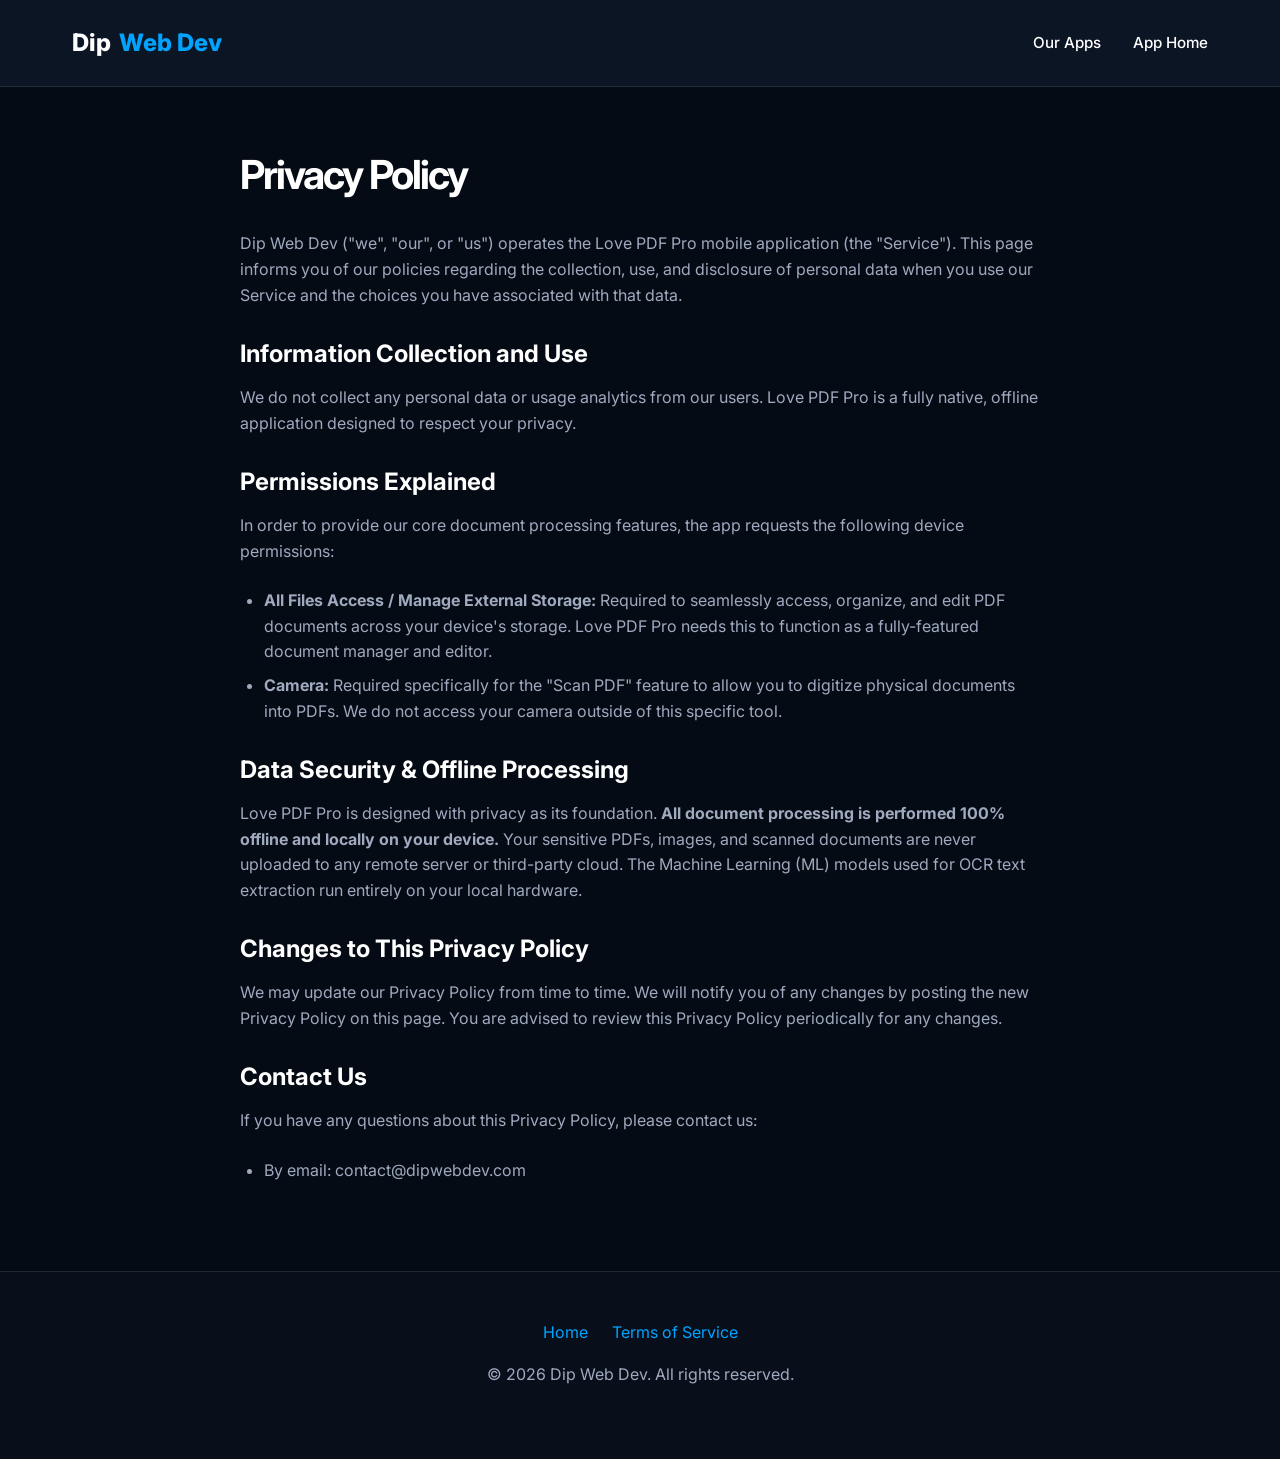
<file: love-pdf-pro/privacy-policy.html>
<!DOCTYPE html>
<html lang="en">
<head>
    <meta charset="UTF-8">
    <meta name="viewport" content="width=device-width, initial-scale=1.0">
    <title>Privacy Policy - Love PDF Pro</title>
    <link rel="stylesheet" href="../css/style.css">
</head>
<body>
    <!-- Navbar -->
    <nav class="navbar">
        <div class="container">
            <a href="../index.html" class="logo">
                Dip <span class="logo-highlight">Web Dev</span>
            </a>
            <div class="nav-links">
                <a href="../index.html#apps">Our Apps</a>
                <a href="./index.html">App Home</a>
            </div>
        </div>
    </nav>

    <!-- Content -->
    <div class="container legal-content">
        <h1>Privacy Policy</h1>

        
        <p>Dip Web Dev ("we", "our", or "us") operates the Love PDF Pro mobile application (the "Service"). This page informs you of our policies regarding the collection, use, and disclosure of personal data when you use our Service and the choices you have associated with that data.</p>
        
        <h2>Information Collection and Use</h2>
        <p>We do not collect any personal data or usage analytics from our users. Love PDF Pro is a fully native, offline application designed to respect your privacy.</p>
        
        <h2>Permissions Explained</h2>
        <p>In order to provide our core document processing features, the app requests the following device permissions:</p>
        <ul>
            <li><strong>All Files Access / Manage External Storage:</strong> Required to seamlessly access, organize, and edit PDF documents across your device's storage. Love PDF Pro needs this to function as a fully-featured document manager and editor.</li>
            <li><strong>Camera:</strong> Required specifically for the "Scan PDF" feature to allow you to digitize physical documents into PDFs. We do not access your camera outside of this specific tool.</li>
        </ul>
        
        <h2>Data Security & Offline Processing</h2>
        <p>Love PDF Pro is designed with privacy as its foundation. <strong>All document processing is performed 100% offline and locally on your device.</strong> Your sensitive PDFs, images, and scanned documents are never uploaded to any remote server or third-party cloud. The Machine Learning (ML) models used for OCR text extraction run entirely on your local hardware.</p>
        
        <h2>Changes to This Privacy Policy</h2>
        <p>We may update our Privacy Policy from time to time. We will notify you of any changes by posting the new Privacy Policy on this page. You are advised to review this Privacy Policy periodically for any changes.</p>
        
        <h2>Contact Us</h2>
        <p>If you have any questions about this Privacy Policy, please contact us:</p>
        <ul>
            <li>By email: contact@dipwebdev.com</li>
        </ul>
    </div>

    <!-- Footer -->
    <footer>
        <div class="container">
            <div class="footer-links">
                <a href="../index.html">Home</a>
                <a href="./terms.html">Terms of Service</a>
            </div>
            <p>&copy; 2026 Dip Web Dev. All rights reserved.</p>
        </div>
    </footer>
</body>
</html>
</file>
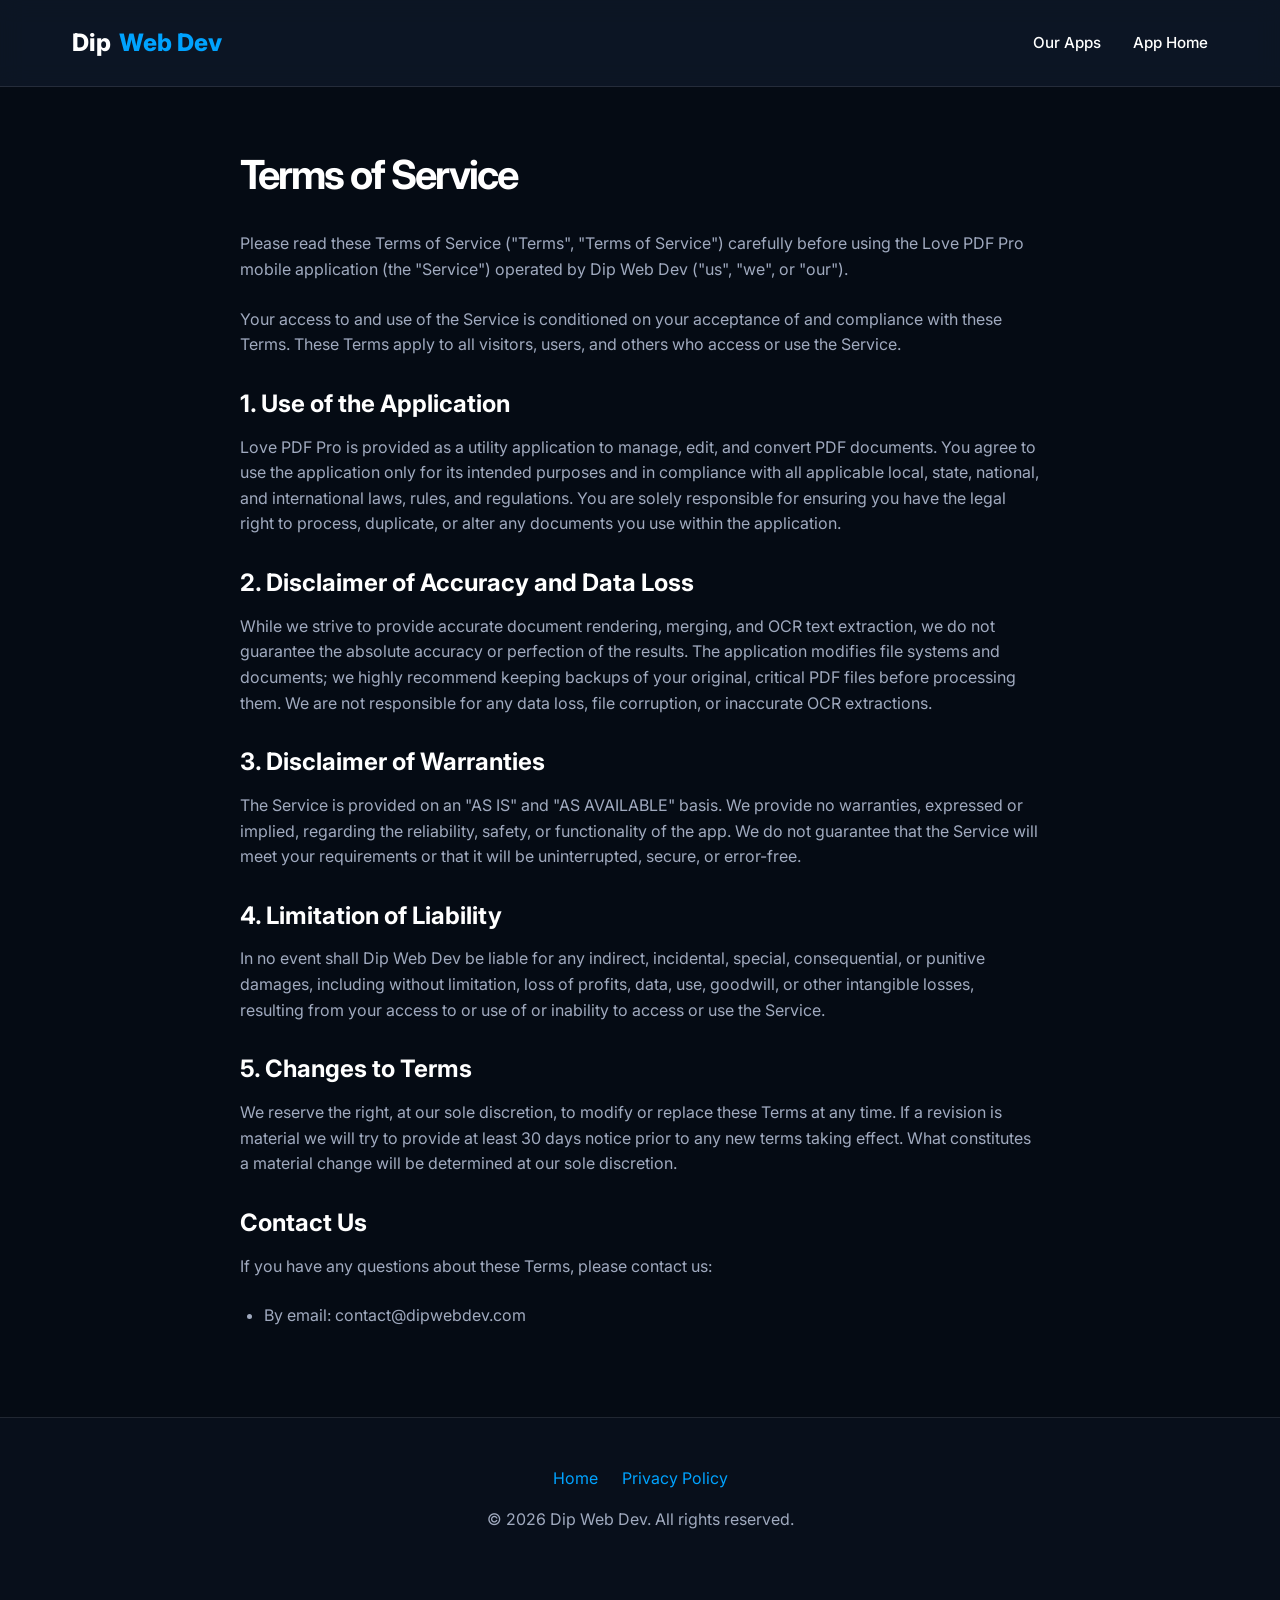
<file: love-pdf-pro/terms.html>
<!DOCTYPE html>
<html lang="en">
<head>
    <meta charset="UTF-8">
    <meta name="viewport" content="width=device-width, initial-scale=1.0">
    <title>Terms of Service - Love PDF Pro</title>
    <link rel="stylesheet" href="../css/style.css">
</head>
<body>
    <!-- Navbar -->
    <nav class="navbar">
        <div class="container">
            <a href="../index.html" class="logo">
                Dip <span class="logo-highlight">Web Dev</span>
            </a>
            <div class="nav-links">
                <a href="../index.html#apps">Our Apps</a>
                <a href="./index.html">App Home</a>
            </div>
        </div>
    </nav>

    <!-- Content -->
    <div class="container legal-content">
        <h1>Terms of Service</h1>

        
        <p>Please read these Terms of Service ("Terms", "Terms of Service") carefully before using the Love PDF Pro mobile application (the "Service") operated by Dip Web Dev ("us", "we", or "our").</p>
        
        <p>Your access to and use of the Service is conditioned on your acceptance of and compliance with these Terms. These Terms apply to all visitors, users, and others who access or use the Service.</p>
        
        <h2>1. Use of the Application</h2>
        <p>Love PDF Pro is provided as a utility application to manage, edit, and convert PDF documents. You agree to use the application only for its intended purposes and in compliance with all applicable local, state, national, and international laws, rules, and regulations. You are solely responsible for ensuring you have the legal right to process, duplicate, or alter any documents you use within the application.</p>
        
        <h2>2. Disclaimer of Accuracy and Data Loss</h2>
        <p>While we strive to provide accurate document rendering, merging, and OCR text extraction, we do not guarantee the absolute accuracy or perfection of the results. The application modifies file systems and documents; we highly recommend keeping backups of your original, critical PDF files before processing them. We are not responsible for any data loss, file corruption, or inaccurate OCR extractions.</p>
        
        <h2>3. Disclaimer of Warranties</h2>
        <p>The Service is provided on an "AS IS" and "AS AVAILABLE" basis. We provide no warranties, expressed or implied, regarding the reliability, safety, or functionality of the app. We do not guarantee that the Service will meet your requirements or that it will be uninterrupted, secure, or error-free.</p>
        
        <h2>4. Limitation of Liability</h2>
        <p>In no event shall Dip Web Dev be liable for any indirect, incidental, special, consequential, or punitive damages, including without limitation, loss of profits, data, use, goodwill, or other intangible losses, resulting from your access to or use of or inability to access or use the Service.</p>
        
        <h2>5. Changes to Terms</h2>
        <p>We reserve the right, at our sole discretion, to modify or replace these Terms at any time. If a revision is material we will try to provide at least 30 days notice prior to any new terms taking effect. What constitutes a material change will be determined at our sole discretion.</p>
        
        <h2>Contact Us</h2>
        <p>If you have any questions about these Terms, please contact us:</p>
        <ul>
            <li>By email: contact@dipwebdev.com</li>
        </ul>
    </div>

    <!-- Footer -->
    <footer>
        <div class="container">
            <div class="footer-links">
                <a href="../index.html">Home</a>
                <a href="./privacy-policy.html">Privacy Policy</a>
            </div>
            <p>&copy; 2026 Dip Web Dev. All rights reserved.</p>
        </div>
    </footer>
</body>
</html>
</file>
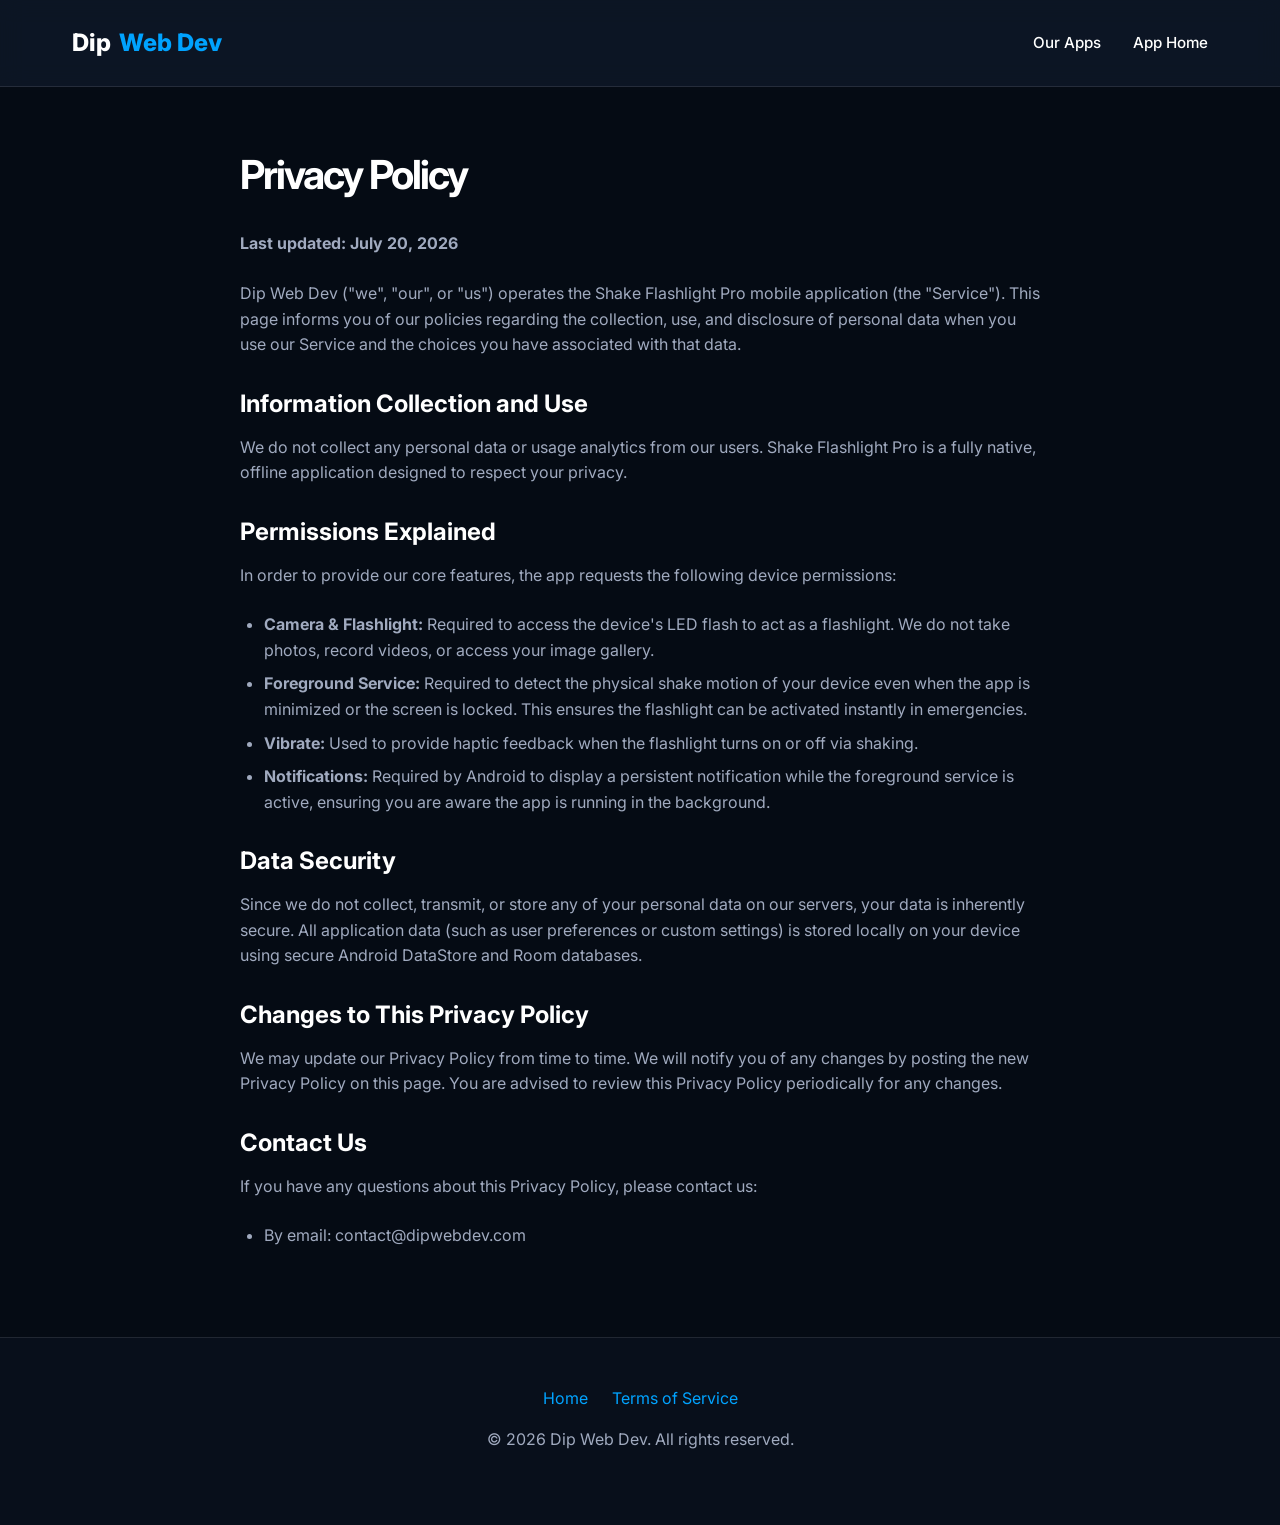
<file: shake-flashlight/privacy-policy.html>
<!DOCTYPE html>
<html lang="en">
<head>
    <meta charset="UTF-8">
    <meta name="viewport" content="width=device-width, initial-scale=1.0">
    <title>Privacy Policy - Shake Flashlight Pro</title>
    <link rel="stylesheet" href="../css/style.css">
</head>
<body>
    <!-- Navbar -->
    <nav class="navbar">
        <div class="container">
            <a href="../index.html" class="logo">
                Dip <span class="logo-highlight">Web Dev</span>
            </a>
            <div class="nav-links">
                <a href="../index.html#apps">Our Apps</a>
                <a href="./index.html">App Home</a>
            </div>
        </div>
    </nav>

    <!-- Content -->
    <div class="container legal-content">
        <h1>Privacy Policy</h1>
        <p><strong>Last updated: July 20, 2026</strong></p>
        
        <p>Dip Web Dev ("we", "our", or "us") operates the Shake Flashlight Pro mobile application (the "Service"). This page informs you of our policies regarding the collection, use, and disclosure of personal data when you use our Service and the choices you have associated with that data.</p>
        
        <h2>Information Collection and Use</h2>
        <p>We do not collect any personal data or usage analytics from our users. Shake Flashlight Pro is a fully native, offline application designed to respect your privacy.</p>
        
        <h2>Permissions Explained</h2>
        <p>In order to provide our core features, the app requests the following device permissions:</p>
        <ul>
            <li><strong>Camera & Flashlight:</strong> Required to access the device's LED flash to act as a flashlight. We do not take photos, record videos, or access your image gallery.</li>
            <li><strong>Foreground Service:</strong> Required to detect the physical shake motion of your device even when the app is minimized or the screen is locked. This ensures the flashlight can be activated instantly in emergencies.</li>
            <li><strong>Vibrate:</strong> Used to provide haptic feedback when the flashlight turns on or off via shaking.</li>
            <li><strong>Notifications:</strong> Required by Android to display a persistent notification while the foreground service is active, ensuring you are aware the app is running in the background.</li>
        </ul>
        
        <h2>Data Security</h2>
        <p>Since we do not collect, transmit, or store any of your personal data on our servers, your data is inherently secure. All application data (such as user preferences or custom settings) is stored locally on your device using secure Android DataStore and Room databases.</p>
        
        <h2>Changes to This Privacy Policy</h2>
        <p>We may update our Privacy Policy from time to time. We will notify you of any changes by posting the new Privacy Policy on this page. You are advised to review this Privacy Policy periodically for any changes.</p>
        
        <h2>Contact Us</h2>
        <p>If you have any questions about this Privacy Policy, please contact us:</p>
        <ul>
            <li>By email: contact@dipwebdev.com</li>
        </ul>
    </div>

    <!-- Footer -->
    <footer>
        <div class="container">
            <div class="footer-links">
                <a href="../index.html">Home</a>
                <a href="./terms.html">Terms of Service</a>
            </div>
            <p>&copy; 2026 Dip Web Dev. All rights reserved.</p>
        </div>
    </footer>
</body>
</html>
</file>
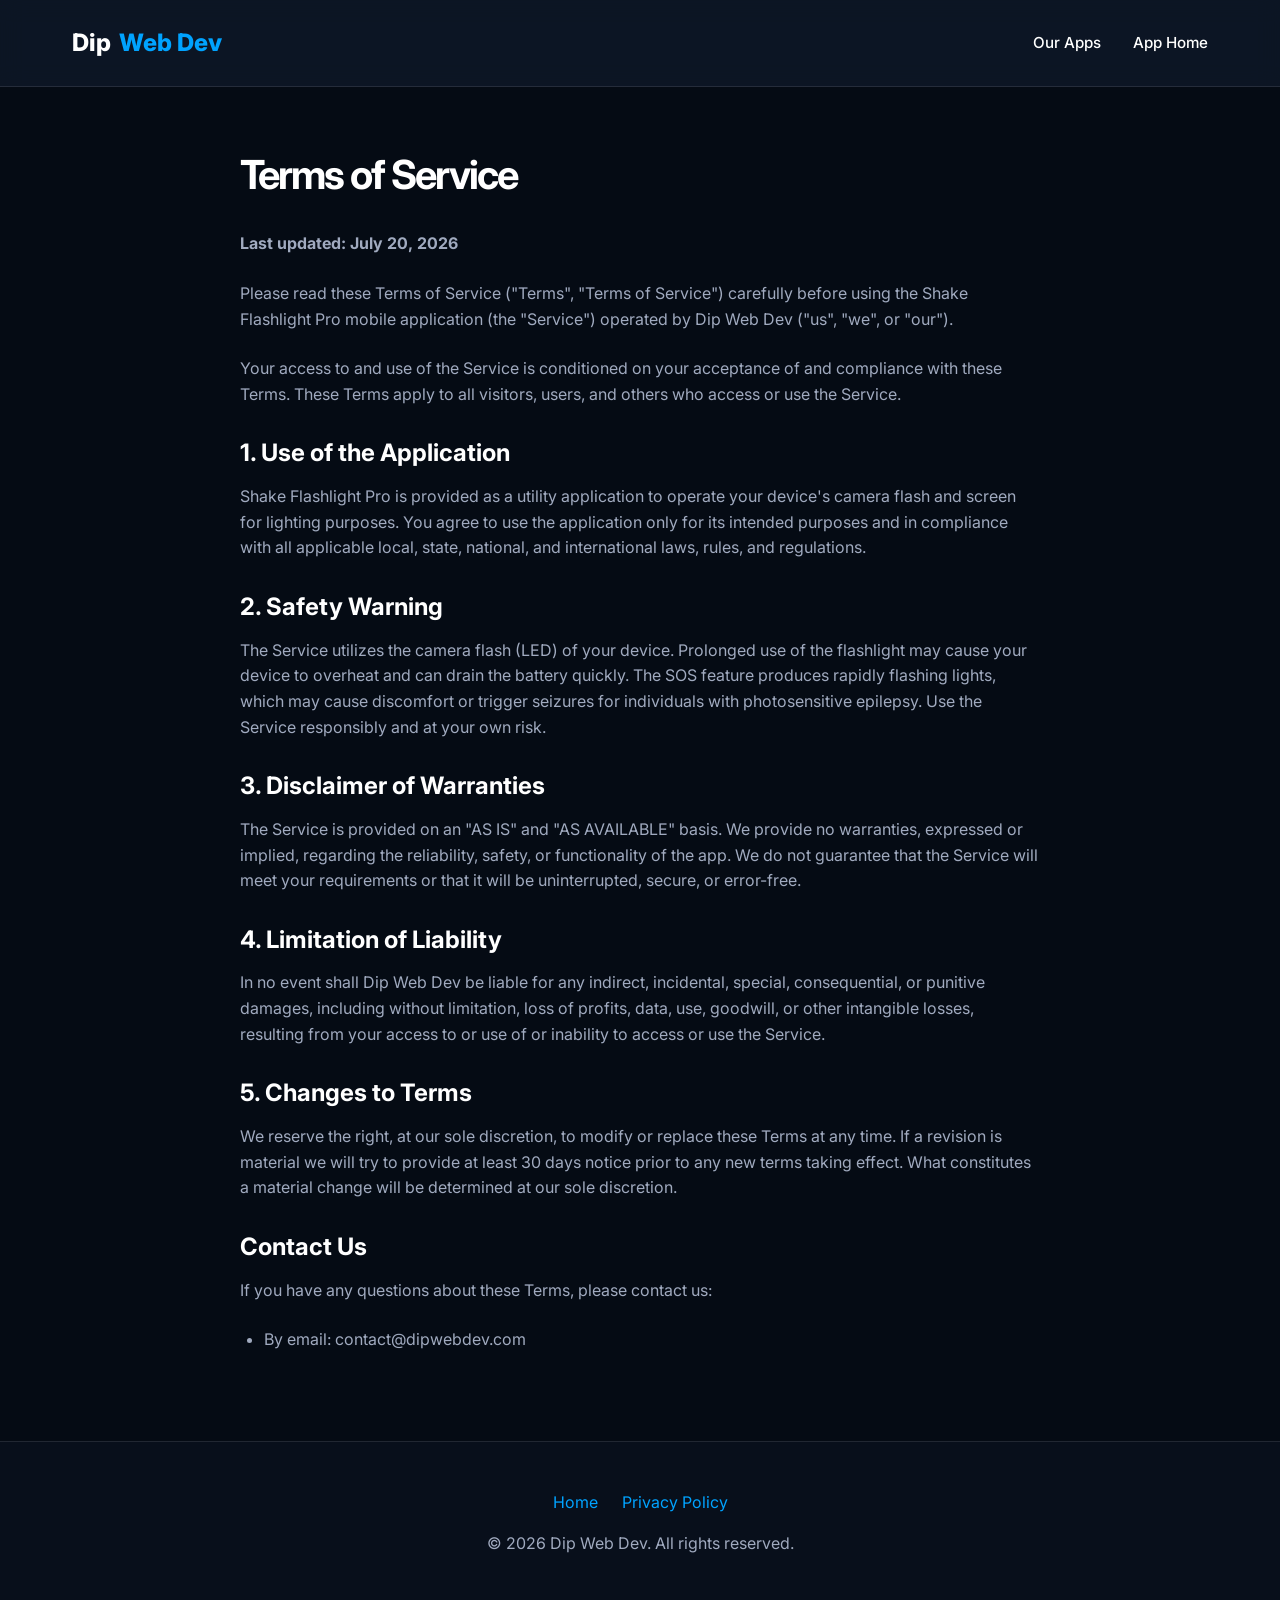
<file: shake-flashlight/terms.html>
<!DOCTYPE html>
<html lang="en">
<head>
    <meta charset="UTF-8">
    <meta name="viewport" content="width=device-width, initial-scale=1.0">
    <title>Terms of Service - Shake Flashlight Pro</title>
    <link rel="stylesheet" href="../css/style.css">
</head>
<body>
    <!-- Navbar -->
    <nav class="navbar">
        <div class="container">
            <a href="../index.html" class="logo">
                Dip <span class="logo-highlight">Web Dev</span>
            </a>
            <div class="nav-links">
                <a href="../index.html#apps">Our Apps</a>
                <a href="./index.html">App Home</a>
            </div>
        </div>
    </nav>

    <!-- Content -->
    <div class="container legal-content">
        <h1>Terms of Service</h1>
        <p><strong>Last updated: July 20, 2026</strong></p>
        
        <p>Please read these Terms of Service ("Terms", "Terms of Service") carefully before using the Shake Flashlight Pro mobile application (the "Service") operated by Dip Web Dev ("us", "we", or "our").</p>
        
        <p>Your access to and use of the Service is conditioned on your acceptance of and compliance with these Terms. These Terms apply to all visitors, users, and others who access or use the Service.</p>
        
        <h2>1. Use of the Application</h2>
        <p>Shake Flashlight Pro is provided as a utility application to operate your device's camera flash and screen for lighting purposes. You agree to use the application only for its intended purposes and in compliance with all applicable local, state, national, and international laws, rules, and regulations.</p>
        
        <h2>2. Safety Warning</h2>
        <p>The Service utilizes the camera flash (LED) of your device. Prolonged use of the flashlight may cause your device to overheat and can drain the battery quickly. The SOS feature produces rapidly flashing lights, which may cause discomfort or trigger seizures for individuals with photosensitive epilepsy. Use the Service responsibly and at your own risk.</p>
        
        <h2>3. Disclaimer of Warranties</h2>
        <p>The Service is provided on an "AS IS" and "AS AVAILABLE" basis. We provide no warranties, expressed or implied, regarding the reliability, safety, or functionality of the app. We do not guarantee that the Service will meet your requirements or that it will be uninterrupted, secure, or error-free.</p>
        
        <h2>4. Limitation of Liability</h2>
        <p>In no event shall Dip Web Dev be liable for any indirect, incidental, special, consequential, or punitive damages, including without limitation, loss of profits, data, use, goodwill, or other intangible losses, resulting from your access to or use of or inability to access or use the Service.</p>
        
        <h2>5. Changes to Terms</h2>
        <p>We reserve the right, at our sole discretion, to modify or replace these Terms at any time. If a revision is material we will try to provide at least 30 days notice prior to any new terms taking effect. What constitutes a material change will be determined at our sole discretion.</p>
        
        <h2>Contact Us</h2>
        <p>If you have any questions about these Terms, please contact us:</p>
        <ul>
            <li>By email: contact@dipwebdev.com</li>
        </ul>
    </div>

    <!-- Footer -->
    <footer>
        <div class="container">
            <div class="footer-links">
                <a href="../index.html">Home</a>
                <a href="./privacy-policy.html">Privacy Policy</a>
            </div>
            <p>&copy; 2026 Dip Web Dev. All rights reserved.</p>
        </div>
    </footer>
</body>
</html>
</file>
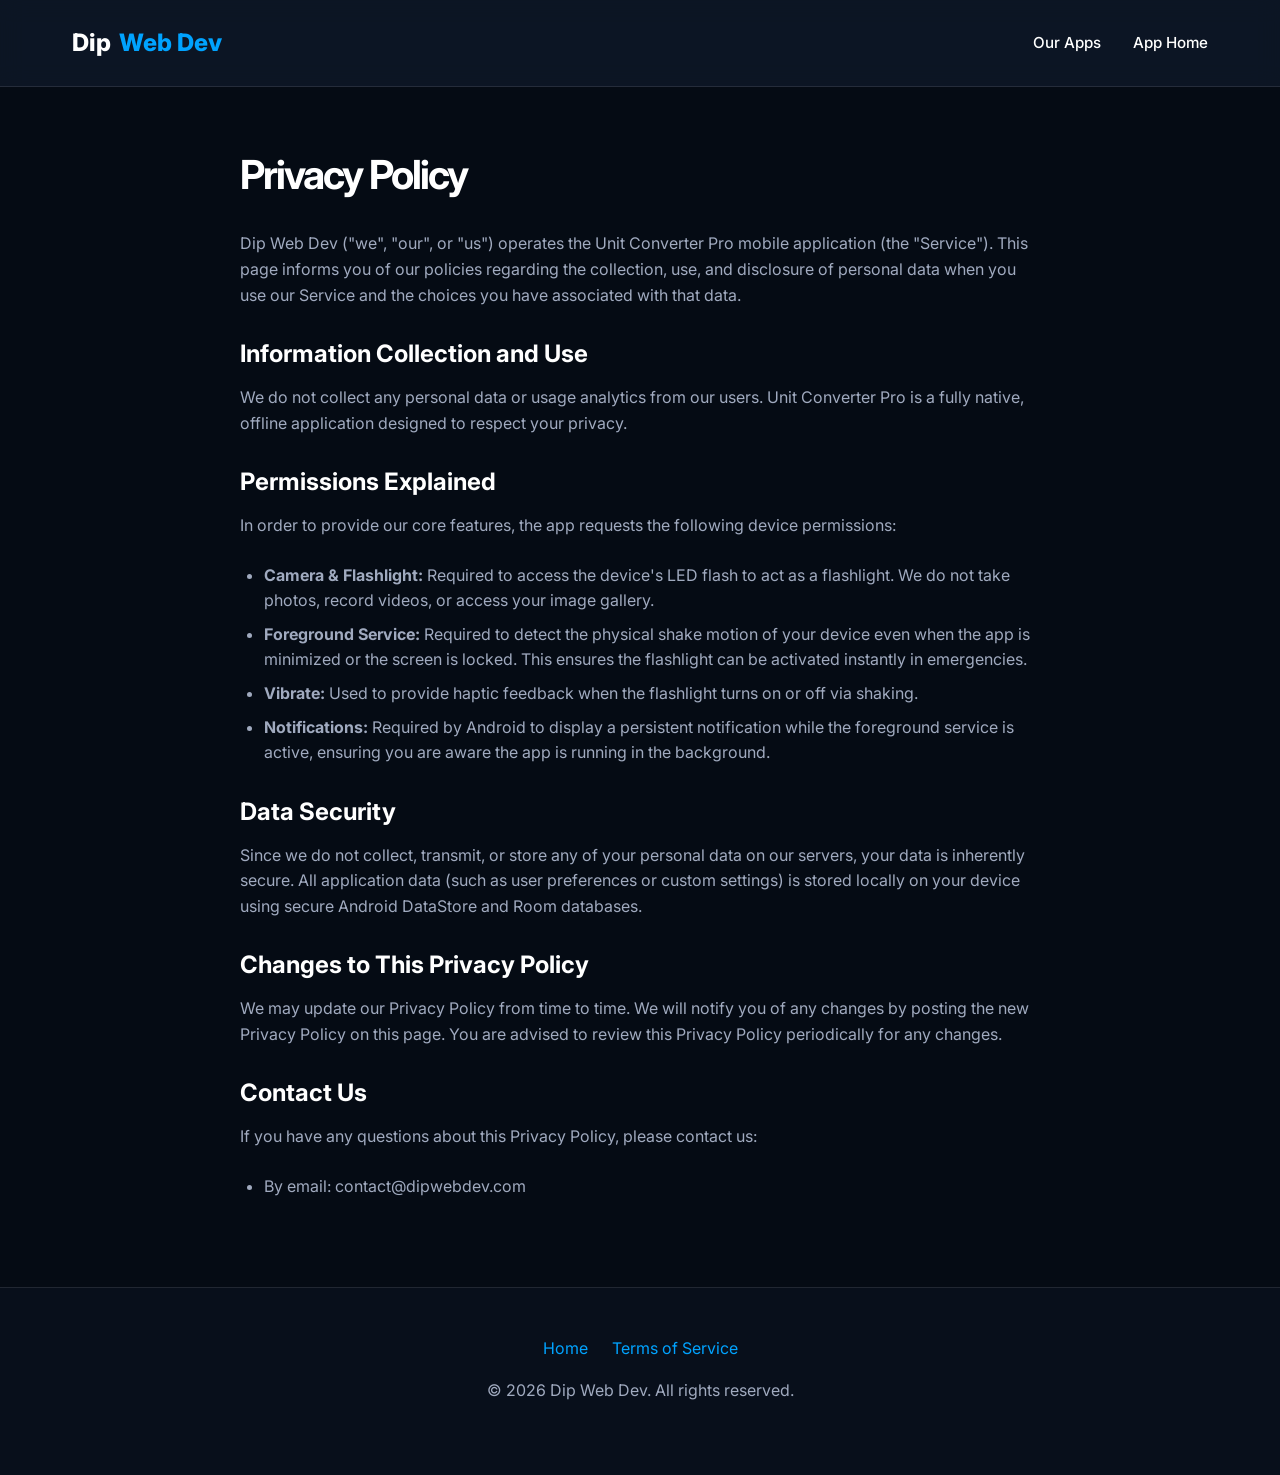
<file: unit-converter/privacy-policy.html>
<!DOCTYPE html>
<html lang="en">
<head>
    <meta charset="UTF-8">
    <meta name="viewport" content="width=device-width, initial-scale=1.0">
    <title>Privacy Policy - Unit Converter Pro</title>
    <link rel="stylesheet" href="../css/style.css">
</head>
<body>
    <!-- Navbar -->
    <nav class="navbar">
        <div class="container">
            <a href="../index.html" class="logo">
                Dip <span class="logo-highlight">Web Dev</span>
            </a>
            <div class="nav-links">
                <a href="../index.html#apps">Our Apps</a>
                <a href="./index.html">App Home</a>
            </div>
        </div>
    </nav>

    <!-- Content -->
    <div class="container legal-content">
        <h1>Privacy Policy</h1>

        
        <p>Dip Web Dev ("we", "our", or "us") operates the Unit Converter Pro mobile application (the "Service"). This page informs you of our policies regarding the collection, use, and disclosure of personal data when you use our Service and the choices you have associated with that data.</p>
        
        <h2>Information Collection and Use</h2>
        <p>We do not collect any personal data or usage analytics from our users. Unit Converter Pro is a fully native, offline application designed to respect your privacy.</p>
        
        <h2>Permissions Explained</h2>
        <p>In order to provide our core features, the app requests the following device permissions:</p>
        <ul>
            <li><strong>Camera & Flashlight:</strong> Required to access the device's LED flash to act as a flashlight. We do not take photos, record videos, or access your image gallery.</li>
            <li><strong>Foreground Service:</strong> Required to detect the physical shake motion of your device even when the app is minimized or the screen is locked. This ensures the flashlight can be activated instantly in emergencies.</li>
            <li><strong>Vibrate:</strong> Used to provide haptic feedback when the flashlight turns on or off via shaking.</li>
            <li><strong>Notifications:</strong> Required by Android to display a persistent notification while the foreground service is active, ensuring you are aware the app is running in the background.</li>
        </ul>
        
        <h2>Data Security</h2>
        <p>Since we do not collect, transmit, or store any of your personal data on our servers, your data is inherently secure. All application data (such as user preferences or custom settings) is stored locally on your device using secure Android DataStore and Room databases.</p>
        
        <h2>Changes to This Privacy Policy</h2>
        <p>We may update our Privacy Policy from time to time. We will notify you of any changes by posting the new Privacy Policy on this page. You are advised to review this Privacy Policy periodically for any changes.</p>
        
        <h2>Contact Us</h2>
        <p>If you have any questions about this Privacy Policy, please contact us:</p>
        <ul>
            <li>By email: contact@dipwebdev.com</li>
        </ul>
    </div>

    <!-- Footer -->
    <footer>
        <div class="container">
            <div class="footer-links">
                <a href="../index.html">Home</a>
                <a href="./terms.html">Terms of Service</a>
            </div>
            <p>&copy; 2026 Dip Web Dev. All rights reserved.</p>
        </div>
    </footer>
</body>
</html>
</file>
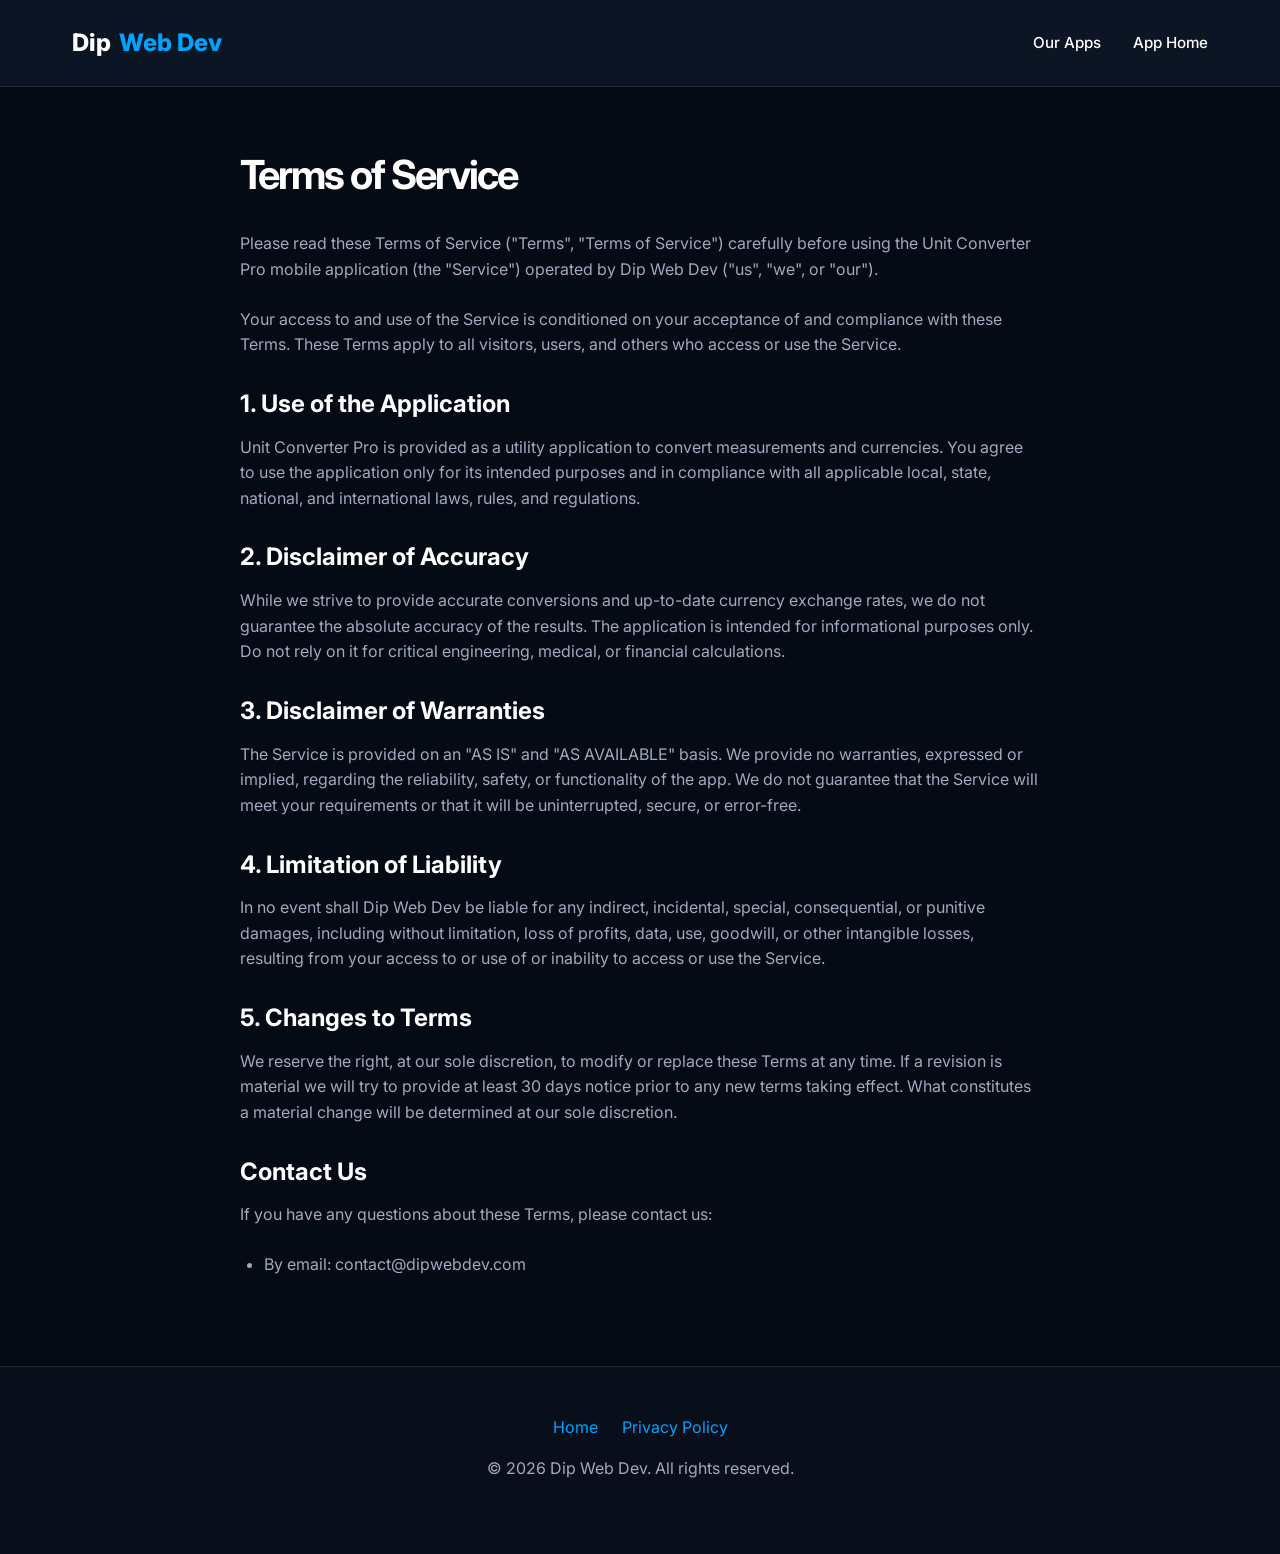
<file: unit-converter/terms.html>
<!DOCTYPE html>
<html lang="en">
<head>
    <meta charset="UTF-8">
    <meta name="viewport" content="width=device-width, initial-scale=1.0">
    <title>Terms of Service - Unit Converter Pro</title>
    <link rel="stylesheet" href="../css/style.css">
</head>
<body>
    <!-- Navbar -->
    <nav class="navbar">
        <div class="container">
            <a href="../index.html" class="logo">
                Dip <span class="logo-highlight">Web Dev</span>
            </a>
            <div class="nav-links">
                <a href="../index.html#apps">Our Apps</a>
                <a href="./index.html">App Home</a>
            </div>
        </div>
    </nav>

    <!-- Content -->
    <div class="container legal-content">
        <h1>Terms of Service</h1>

        
        <p>Please read these Terms of Service ("Terms", "Terms of Service") carefully before using the Unit Converter Pro mobile application (the "Service") operated by Dip Web Dev ("us", "we", or "our").</p>
        
        <p>Your access to and use of the Service is conditioned on your acceptance of and compliance with these Terms. These Terms apply to all visitors, users, and others who access or use the Service.</p>
        
        <h2>1. Use of the Application</h2>
        <p>Unit Converter Pro is provided as a utility application to convert measurements and currencies. You agree to use the application only for its intended purposes and in compliance with all applicable local, state, national, and international laws, rules, and regulations.</p>
        
        <h2>2. Disclaimer of Accuracy</h2>
        <p>While we strive to provide accurate conversions and up-to-date currency exchange rates, we do not guarantee the absolute accuracy of the results. The application is intended for informational purposes only. Do not rely on it for critical engineering, medical, or financial calculations.</p>
        
        <h2>3. Disclaimer of Warranties</h2>
        <p>The Service is provided on an "AS IS" and "AS AVAILABLE" basis. We provide no warranties, expressed or implied, regarding the reliability, safety, or functionality of the app. We do not guarantee that the Service will meet your requirements or that it will be uninterrupted, secure, or error-free.</p>
        
        <h2>4. Limitation of Liability</h2>
        <p>In no event shall Dip Web Dev be liable for any indirect, incidental, special, consequential, or punitive damages, including without limitation, loss of profits, data, use, goodwill, or other intangible losses, resulting from your access to or use of or inability to access or use the Service.</p>
        
        <h2>5. Changes to Terms</h2>
        <p>We reserve the right, at our sole discretion, to modify or replace these Terms at any time. If a revision is material we will try to provide at least 30 days notice prior to any new terms taking effect. What constitutes a material change will be determined at our sole discretion.</p>
        
        <h2>Contact Us</h2>
        <p>If you have any questions about these Terms, please contact us:</p>
        <ul>
            <li>By email: contact@dipwebdev.com</li>
        </ul>
    </div>

    <!-- Footer -->
    <footer>
        <div class="container">
            <div class="footer-links">
                <a href="../index.html">Home</a>
                <a href="./privacy-policy.html">Privacy Policy</a>
            </div>
            <p>&copy; 2026 Dip Web Dev. All rights reserved.</p>
        </div>
    </footer>
</body>
</html>
</file>
<file: css/style.css>
@import url('https://fonts.googleapis.com/css2?family=Inter:wght@300;400;500;600;700;800&display=swap');

:root {
    --bg-color: #050B14;
    --surface-color: #111A2C;
    --primary-color: #00A3FF;
    --accent-color: #FFB700;
    --text-primary: #FFFFFF;
    --text-secondary: #A0AABF;
    --glass-bg: rgba(17, 26, 44, 0.7);
    --glass-border: rgba(255, 255, 255, 0.1);
}

* {
    margin: 0;
    padding: 0;
    box-sizing: border-box;
    font-family: 'Inter', sans-serif;
}

body {
    background-color: var(--bg-color);
    color: var(--text-primary);
    line-height: 1.6;
    min-height: 100vh;
    display: flex;
    flex-direction: column;
}

/* Typography */
h1, h2, h3, h4 {
    font-weight: 700;
    line-height: 1.2;
    margin-bottom: 1rem;
}

h1 {
    font-size: 3.5rem;
    letter-spacing: -0.05em;
}

h2 {
    font-size: 2.5rem;
}

p {
    color: var(--text-secondary);
    margin-bottom: 1.5rem;
}

a {
    color: var(--primary-color);
    text-decoration: none;
    transition: color 0.3s ease;
}

a:hover {
    color: var(--accent-color);
}

/* Layout */
.container {
    max-width: 1200px;
    margin: 0 auto;
    padding: 0 2rem;
    width: 100%;
}

/* Navbar */
.navbar {
    padding: 1.5rem 0;
    position: sticky;
    top: 0;
    background: var(--glass-bg);
    backdrop-filter: blur(12px);
    -webkit-backdrop-filter: blur(12px);
    border-bottom: 1px solid var(--glass-border);
    z-index: 100;
}

.navbar .container {
    display: flex;
    justify-content: space-between;
    align-items: center;
}

.logo {
    font-size: 1.5rem;
    font-weight: 800;
    color: var(--text-primary);
    display: flex;
    align-items: center;
    gap: 0.5rem;
}

.logo-highlight {
    color: var(--primary-color);
}

.nav-links {
    display: flex;
    gap: 2rem;
}

.nav-links a {
    color: var(--text-primary);
    font-weight: 500;
    font-size: 0.95rem;
}

.nav-links a:hover {
    color: var(--primary-color);
}

/* Hero Section */
.hero {
    padding: 8rem 0 6rem;
    text-align: center;
}

.gradient-text {
    background: linear-gradient(135deg, var(--text-primary) 0%, var(--primary-color) 100%);
    -webkit-background-clip: text;
    -webkit-text-fill-color: transparent;
    display: inline-block;
}

.hero p {
    font-size: 1.25rem;
    max-width: 600px;
    margin: 1.5rem auto 3rem;
}

/* Cards (Glassmorphism) */
.grid {
    display: grid;
    grid-template-columns: repeat(auto-fill, minmax(320px, 1fr));
    gap: 2rem;
    margin-top: 3rem;
}

.glass-card {
    background: var(--glass-bg);
    border: 1px solid var(--glass-border);
    border-radius: 20px;
    padding: 2rem;
    transition: transform 0.3s ease, box-shadow 0.3s ease, border-color 0.3s ease;
    backdrop-filter: blur(10px);
    -webkit-backdrop-filter: blur(10px);
}

.glass-card:hover {
    transform: translateY(-5px);
    box-shadow: 0 15px 30px rgba(0, 0, 0, 0.4);
    border-color: rgba(255, 255, 255, 0.2);
}

.card-image {
    width: 100%;
    height: 200px;
    object-fit: cover;
    border-radius: 12px;
    margin-bottom: 1.5rem;
    background: #000;
}

.card-title {
    font-size: 1.5rem;
    margin-bottom: 0.5rem;
    color: var(--text-primary);
}

/* Buttons */
.btn {
    display: inline-block;
    padding: 0.8rem 1.8rem;
    border-radius: 50px;
    font-weight: 600;
    font-size: 1rem;
    cursor: pointer;
    transition: all 0.3s ease;
    border: none;
    text-align: center;
}

.btn-primary {
    background: var(--primary-color);
    color: #fff;
    box-shadow: 0 4px 15px rgba(0, 163, 255, 0.3);
}

.btn-primary:hover {
    background: #008be5;
    transform: translateY(-2px);
    box-shadow: 0 6px 20px rgba(0, 163, 255, 0.4);
    color: #fff;
}

.btn-secondary {
    background: transparent;
    color: var(--text-primary);
    border: 1px solid var(--glass-border);
}

.btn-secondary:hover {
    background: rgba(255, 255, 255, 0.1);
    color: var(--text-primary);
}

/* Footer */
footer {
    margin-top: auto;
    padding: 3rem 0;
    border-top: 1px solid var(--glass-border);
    text-align: center;
    background: rgba(17, 26, 44, 0.3);
}

.footer-links {
    display: flex;
    justify-content: center;
    gap: 1.5rem;
    margin-bottom: 1rem;
}

/* Legal Pages Typography */
.legal-content {
    padding: 4rem 0;
    max-width: 800px;
}

.legal-content h1 {
    font-size: 2.5rem;
    margin-bottom: 2rem;
}

.legal-content h2 {
    font-size: 1.5rem;
    margin-top: 2rem;
    margin-bottom: 1rem;
    color: var(--text-primary);
}

.legal-content ul {
    margin-left: 1.5rem;
    margin-bottom: 1.5rem;
    color: var(--text-secondary);
}

.legal-content li {
    margin-bottom: 0.5rem;
}

/* App Landing specific */
.app-hero {
    display: flex;
    align-items: center;
    gap: 4rem;
    padding: 6rem 0;
}

.app-hero-text {
    flex: 1;
}

.app-hero-image {
    flex: 1;
    position: relative;
}

.app-hero-image img {
    width: 100%;
    max-width: 300px;
    border-radius: 30px;
    box-shadow: 0 20px 40px rgba(0,0,0,0.5);
    display: block;
    margin: 0 auto;
}

.app-features {
    padding: 4rem 0;
}

@media (max-width: 768px) {
    h1 { font-size: 2.5rem; }
    h2 { font-size: 2rem; }
    .app-hero {
        flex-direction: column;
        text-align: center;
        gap: 3rem;
    }
    .app-hero-image img {
        max-width: 250px;
    }
}
</file>
